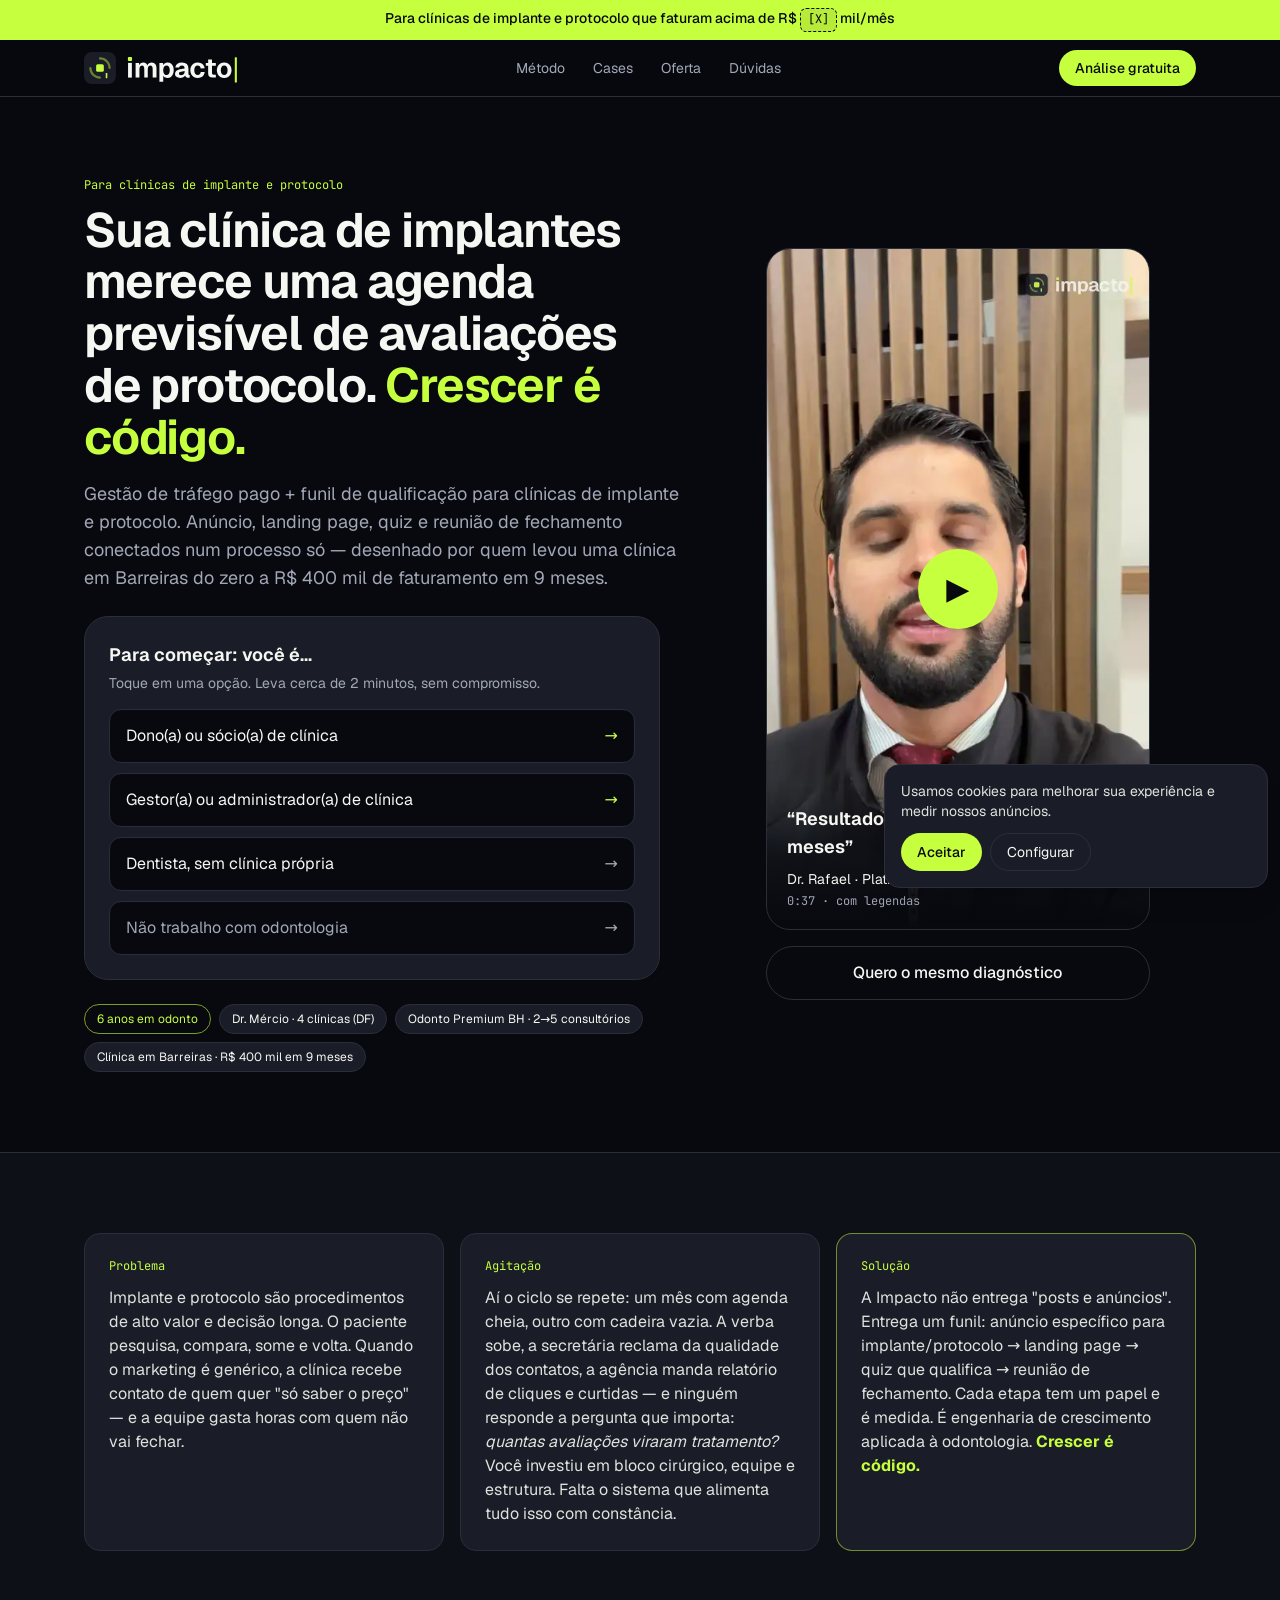
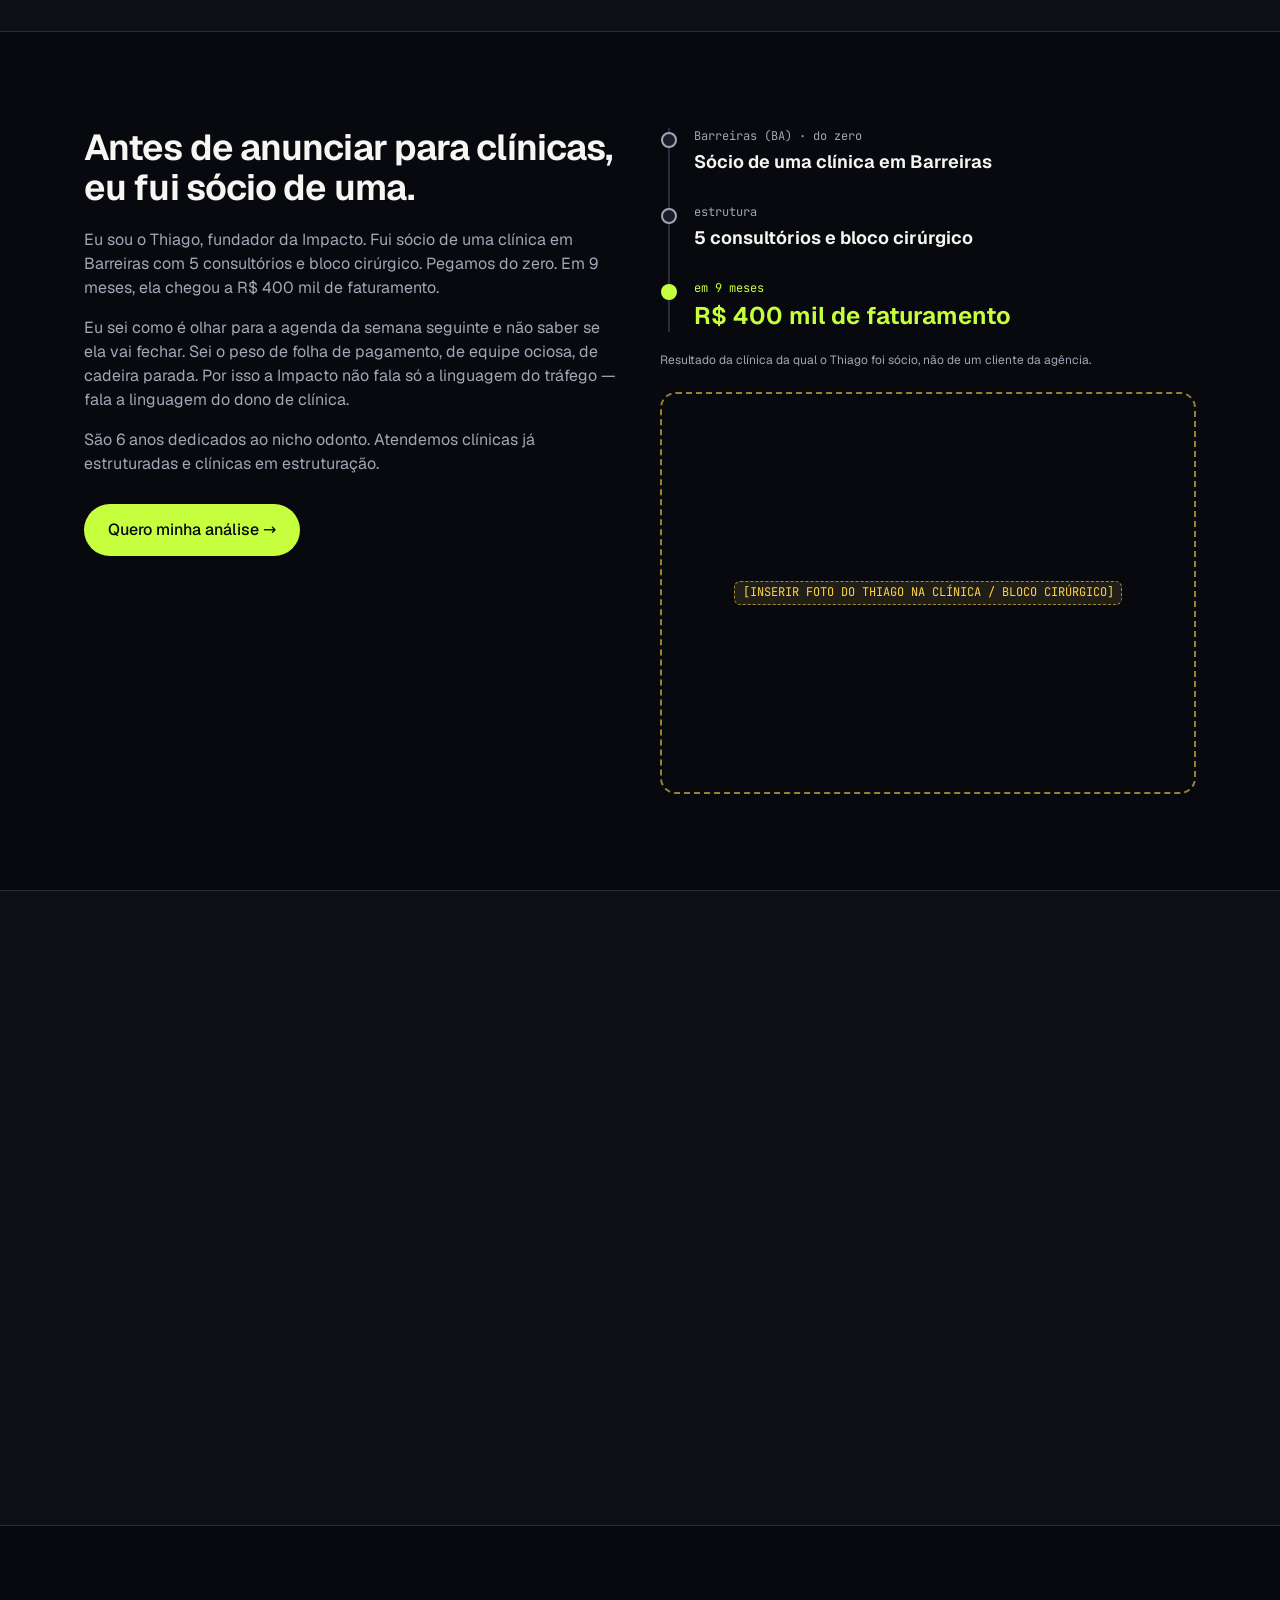
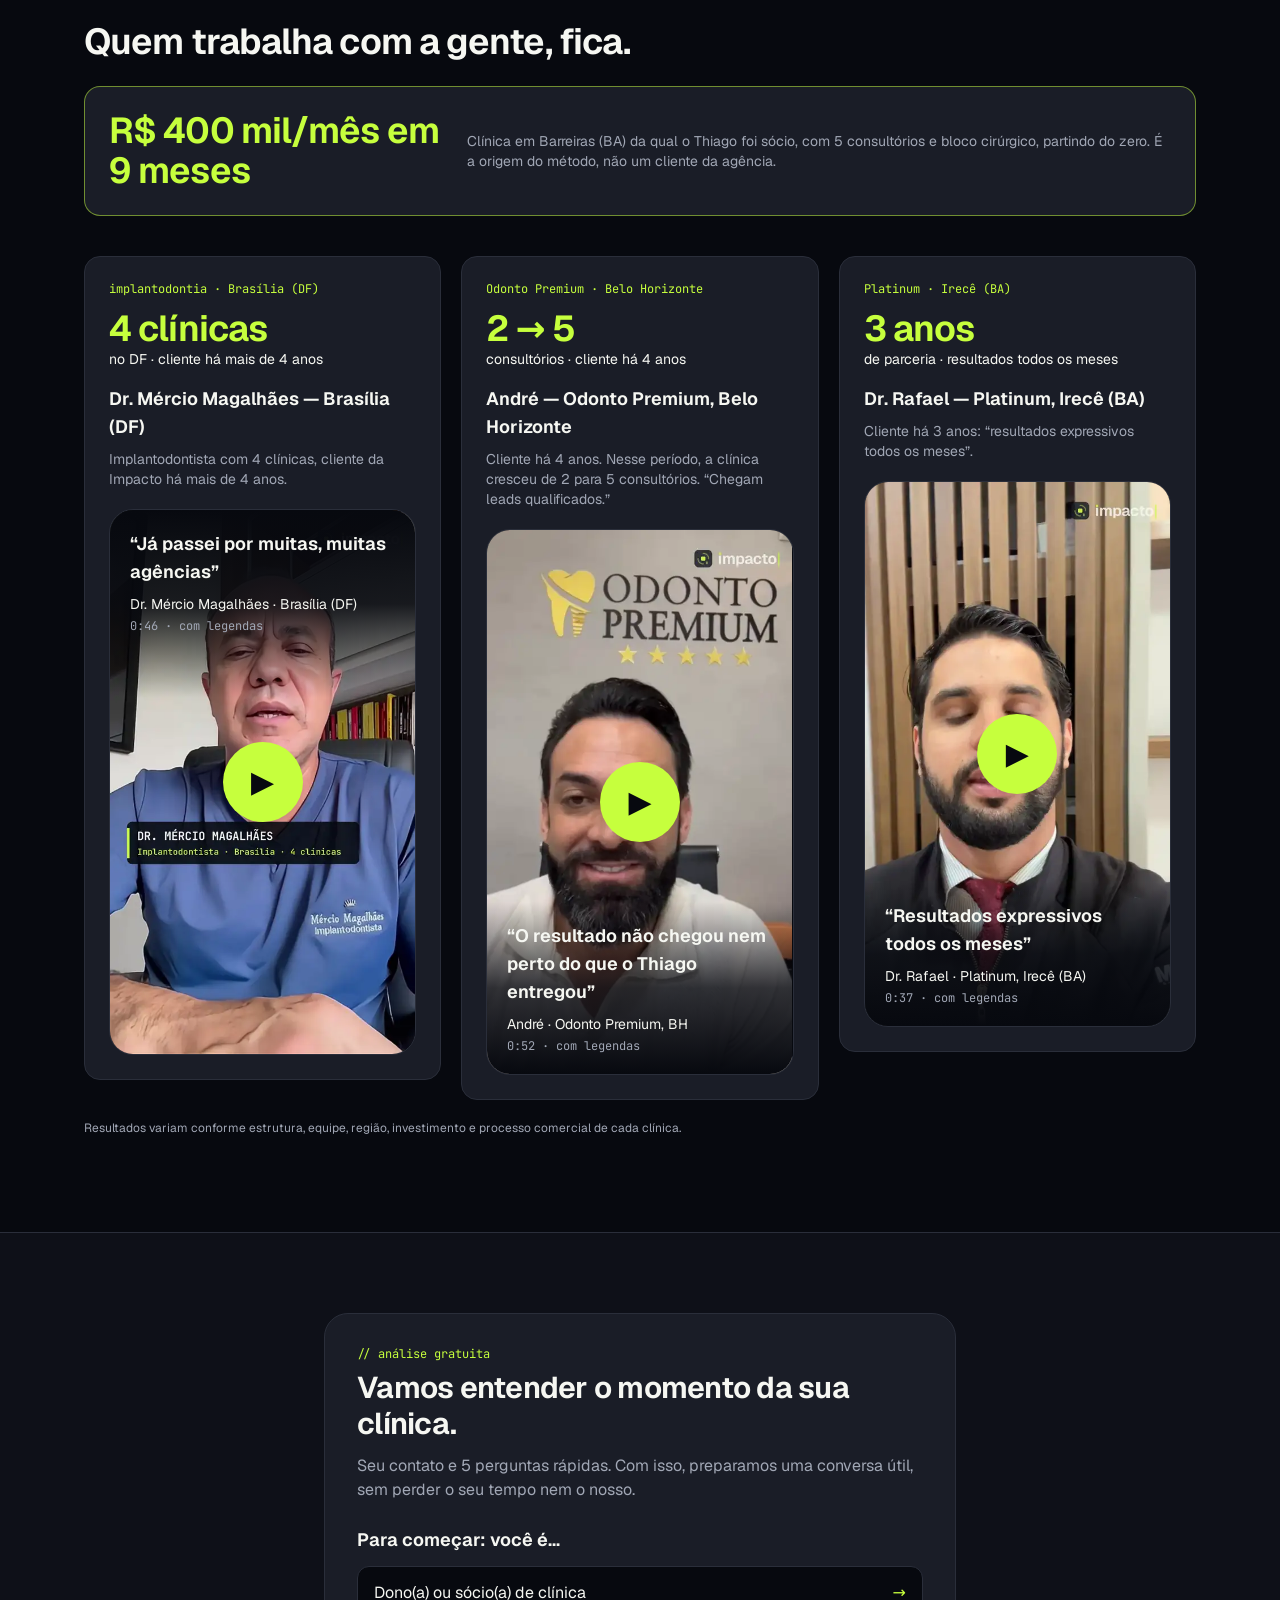
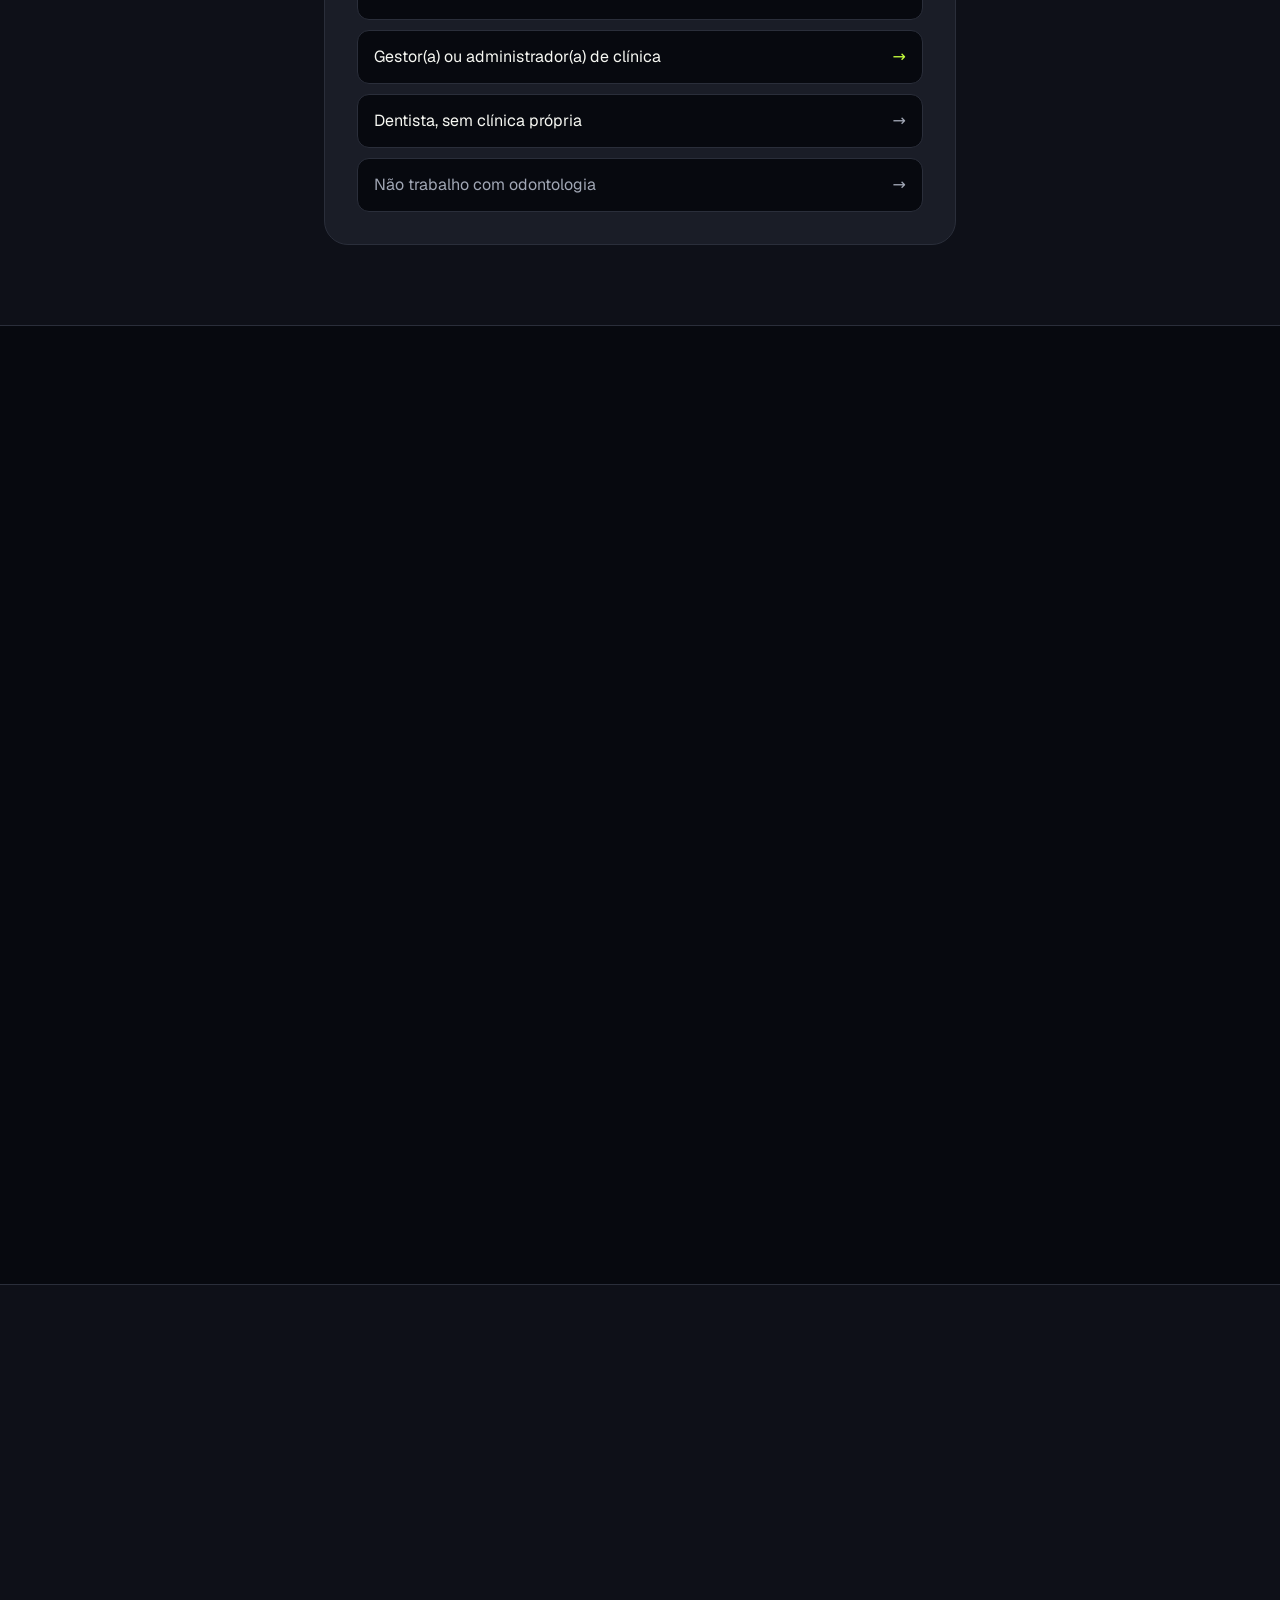
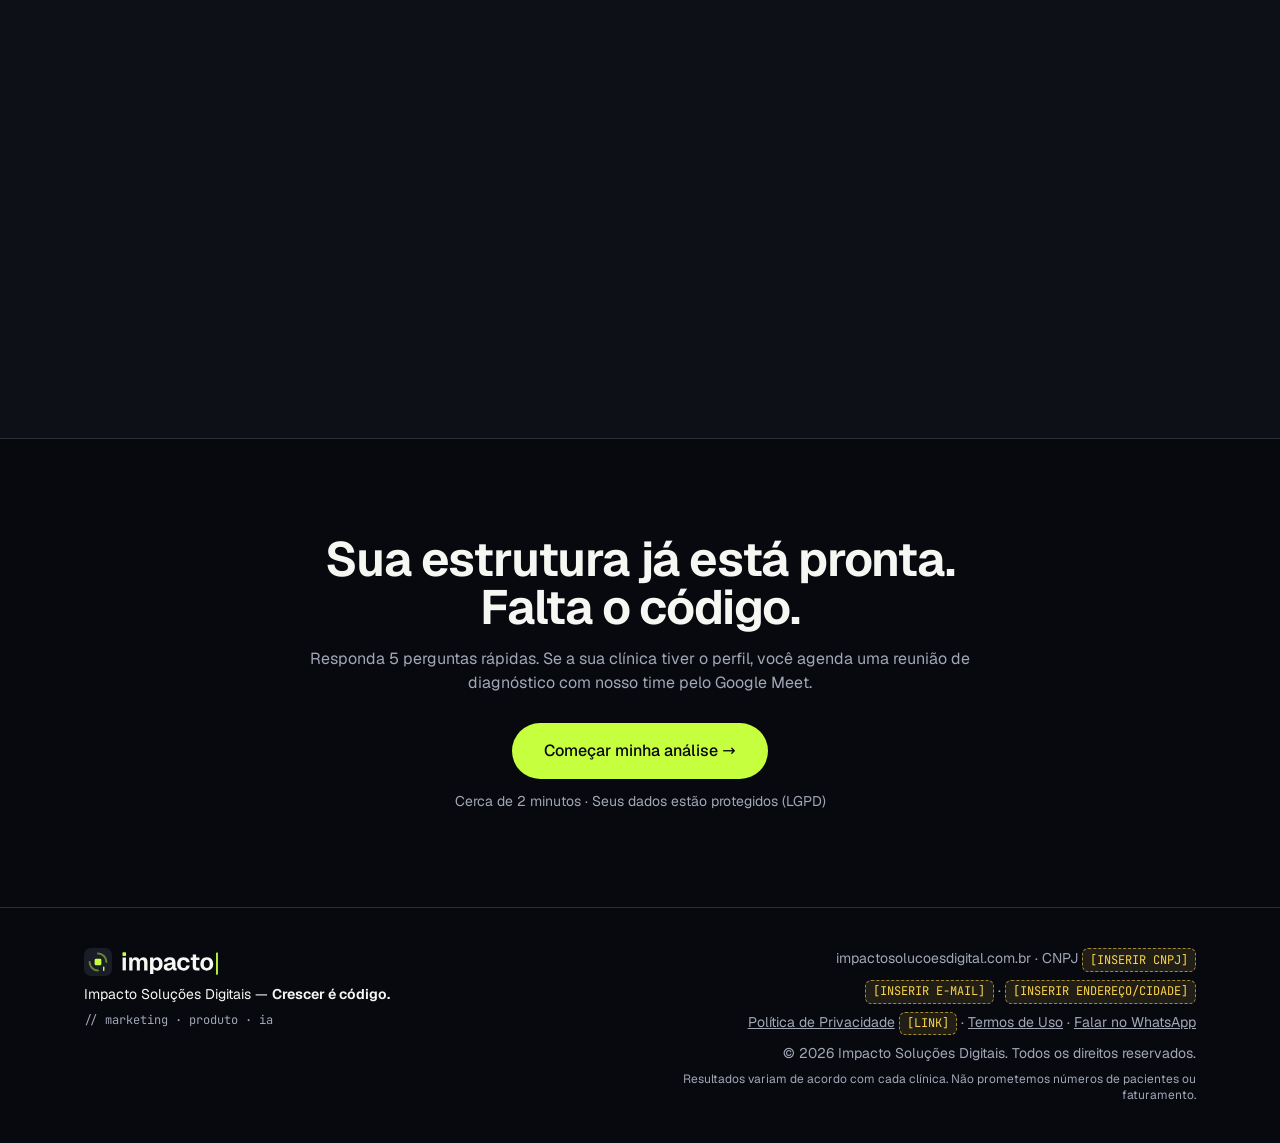
<file: odonto/index.html>
<!doctype html><html lang="pt-BR"><head><meta charset="utf-8"><meta name="viewport" content="width=device-width,initial-scale=1">
<title>Impacto Soluções Digitais | Tráfego e funil para clínicas de implante e protocolo</title>
<meta name="description" content="Gestão de tráfego pago + funil de qualificação para clínicas de implante e protocolo.">
<link rel="icon" type="image/png" href="../assets/favicon-32.png">
<link rel="preload" href="fonts/geist.woff2" as="font" type="font/woff2" crossorigin>
<link rel="stylesheet" href="odonto.css">
<meta name="theme-color" content="#07090F">
<script>/* A/B de headline: ?v=a|b|c|d, fallback a, persiste na sessão */(function(){var q=new URLSearchParams(location.search).get('v'),ok=['a','b','c','d'];var v=ok.indexOf(q)>-1?q:(ok.indexOf(sessionStorage.getItem('imp_v'))>-1?sessionStorage.getItem('imp_v'):'a');sessionStorage.setItem('imp_v',v);window.VAR=v;document.documentElement.dataset.v=v})();</script>
</head>
<body class="bg-void text-papel antialiased font-sans">
<div class="bg-lima text-void text-center text-xs md:text-sm font-medium px-4 py-2">Para clínicas de implante e protocolo que faturam acima de R$ <span class="ph" style="color:#07090F;border-color:#07090F;background:rgba(7,9,15,.08)">[X]</span> mil/mês</div>
<header class="sticky top-0 z-30 bg-void/90 backdrop-blur border-b border-linha">
 <div class="max-w-6xl mx-auto px-5 h-14 flex items-center justify-between">
  <a href="#" aria-label="Impacto Soluções Digitais"><img src="../assets/logo-horizontal-dark-header.svg" alt="Impacto Soluções Digitais" class="h-7 md:h-8 w-auto"></a>
  <nav class="hidden md:flex gap-7 text-sm text-nevoa"><a href="#metodo" class="hover:text-papel">Método</a><a href="#cases" class="hover:text-papel">Cases</a><a href="#oferta" class="hover:text-papel">Oferta</a><a href="#duvidas" class="hover:text-papel">Dúvidas</a></nav>
  <a href="#quiz" data-cta="header" class="text-sm font-medium bg-lima text-void rounded-full px-4 py-2">Análise gratuita</a>
 </div></header>

<main>
<!-- 1 HERO -->
<section id="hero" class="overflow-hidden max-w-6xl mx-auto px-5 pt-7 pb-6 md:pt-20 md:pb-20 grid md:grid-cols-[1.25fr_1fr] gap-10 items-center">
 <div class="min-w-0">
  <p class="font-mono text-xs text-lima mb-3">Para clínicas de implante e protocolo</p>
  <h1 id="h1" class="text-[1.6rem] leading-[1.15] md:text-5xl md:leading-[1.08] tracking-tight">Sua clínica de implantes merece uma agenda previsível de avaliações de protocolo. <span class="text-lima">Crescer é código.</span></h1>
  <script>(function(){var H={b:'Tráfego pago e funil feitos por quem já foi sócio de clínica, <span class="text-lima">não só por quem sabe apertar botão no Gerenciador.</span>',c:'Do anúncio à cadeira: <span class="text-lima">o método que a Impacto aplica há 6 anos</span> em clínicas odontológicas de ticket alto.',d:'Antes de anunciar para clínicas, eu fui sócio de uma. <span class="text-lima">Ela chegou a R$ 400 mil/mês em 9 meses.</span>'};if(H[VAR])document.getElementById('h1').innerHTML=H[VAR]})();</script>
  <p class="mt-4 text-[15px] md:text-lg text-nevoa">Gestão de tráfego pago + funil de qualificação para clínicas de implante e protocolo. Anúncio, landing page, quiz e reunião de fechamento conectados num processo só — desenhado por quem levou uma clínica em Barreiras do zero a R$ 400 mil de faturamento em 9 meses.</p>
  <div id="gate" class="mt-6 bg-grafite border border-linha rounded-3xl p-5 md:p-6 max-w-xl">
   <p class="fw text-lg">Para começar: você é…</p><p class="text-sm text-nevoa mt-1">Toque em uma opção. Leva cerca de 2 minutos, sem compromisso.</p>
   <div class="mt-4 grid gap-2.5">
    <button type="button" data-g="dono" class="gopt opt text-left border border-linha bg-void rounded-xl px-4 py-3.5 flex justify-between items-center">Dono(a) ou sócio(a) de clínica <span aria-hidden="true" class="text-lima">→</span></button>
    <button type="button" data-g="gestor" class="gopt opt text-left border border-linha bg-void rounded-xl px-4 py-3.5 flex justify-between items-center">Gestor(a) ou administrador(a) de clínica <span aria-hidden="true" class="text-lima">→</span></button>
    <button type="button" data-g="dentista" class="gopt opt text-left border border-linha bg-void rounded-xl px-4 py-3.5 flex justify-between items-center">Dentista, sem clínica própria <span aria-hidden="true" class="text-nevoa">→</span></button>
    <button type="button" data-g="fora" class="gopt opt text-left border border-linha bg-void rounded-xl px-4 py-3.5 flex justify-between items-center text-nevoa">Não trabalho com odontologia <span aria-hidden="true">→</span></button>
   </div>
  </div>
  <div class="mt-6 -mx-5 px-5 flex gap-2 overflow-x-auto noscroll md:flex-wrap md:mx-0 md:px-0 text-xs whitespace-nowrap">
      <span class="border border-lima/60 text-lima rounded-full px-3 py-1.5">6 anos em odonto</span>
   <span class="border border-linha bg-grafite rounded-full px-3 py-1.5">Dr. Mércio · 4 clínicas (DF)</span>
   <span class="border border-linha bg-grafite rounded-full px-3 py-1.5">Odonto Premium BH · 2→5 consultórios</span>
   <span class="border border-linha bg-grafite rounded-full px-3 py-1.5">Clínica em Barreiras · R$ 400 mil em 9 meses</span>
  </div>
 </div>
 <div class="hidden md:block" id="video-desk"></div>
</section>

<!-- 2 VIDEO RAFAEL (mobile; movido p/ hero no desktop) -->
<section id="video-sec" class="max-w-6xl mx-auto px-5 pb-12 md:hidden">
 <div id="video-card">
  <div class="vwrap relative w-full max-w-sm mx-auto aspect-[9/16] rounded-3xl overflow-hidden border border-linha bg-void" data-video="rafael_landing">
   <video class="absolute inset-0 w-full h-full object-cover" preload="none" playsinline data-poster="media/rafael_landing_poster.webp" src="media/rafael_landing_web.mp4" aria-label="Depoimento em vídeo: Dr. Rafael · Platinum, Irecê (BA) · cliente há 3 anos"></video>
   <button type="button" class="vplay absolute inset-0 w-full h-full text-left" aria-label="Assistir ao depoimento de Dr. Rafael · Platinum, Irecê (BA) · cliente há 3 anos">
    <span class="absolute inset-0 m-auto w-20 h-20 rounded-full bg-lima text-void grid place-items-center text-3xl shadow-lg" aria-hidden="true">▶</span>
    <span class="absolute bottom-0 inset-x-0 p-5 bg-gradient-to-t from-void via-void/80 to-transparent block">
     <span class="block text-lg fw">“Resultados expressivos todos os meses”</span>
     <span class="block mt-2 text-sm text-papel">Dr. Rafael · Platinum, Irecê (BA) · cliente há 3 anos</span>
     <span class="block font-mono text-xs text-nevoa mt-1">0:37 · com legendas</span>
    </span></button></div>
  <a href="#quiz" data-cta="video" class="mt-4 block text-center border border-linha rounded-full px-6 py-3.5 font-medium max-w-sm mx-auto">Quero o mesmo diagnóstico</a>
 </div>
</section>

<!-- 3 DOR -->
<section class="bg-grafite/40 border-y border-linha"><div class="max-w-6xl mx-auto px-5 py-14 md:py-20">
 <div class="grid md:grid-cols-3 gap-4">
  <div class="bg-grafite rounded-2xl border border-linha p-6"><p class="font-mono text-xs text-lima">Problema</p><p class="mt-3 text-papel/90">Implante e protocolo são procedimentos de alto valor e decisão longa. O paciente pesquisa, compara, some e volta. Quando o marketing é genérico, a clínica recebe contato de quem quer "só saber o preço" — e a equipe gasta horas com quem não vai fechar.</p></div>
  <div class="bg-grafite rounded-2xl border border-linha p-6"><p class="font-mono text-xs text-lima">Agitação</p><p class="mt-3 text-papel/90">Aí o ciclo se repete: um mês com agenda cheia, outro com cadeira vazia. A verba sobe, a secretária reclama da qualidade dos contatos, a agência manda relatório de cliques e curtidas — e ninguém responde a pergunta que importa: <em>quantas avaliações viraram tratamento?</em> Você investiu em bloco cirúrgico, equipe e estrutura. Falta o sistema que alimenta tudo isso com constância.</p></div>
  <div class="bg-grafite rounded-2xl border border-lima/50 p-6"><p class="font-mono text-xs text-lima">Solução</p><p class="mt-3 text-papel/90">A Impacto não entrega "posts e anúncios". Entrega um funil: anúncio específico para implante/protocolo → landing page → quiz que qualifica → reunião de fechamento. Cada etapa tem um papel e é medida. É engenharia de crescimento aplicada à odontologia. <strong class="text-lima">Crescer é código.</strong></p></div>
 </div></div></section>

<!-- 4 BARREIRAS -->
<section id="historia" class="max-w-6xl mx-auto px-5 py-14 md:py-24 grid md:grid-cols-2 gap-10 items-start">
 <div>
  <h2 class="text-3xl md:text-4xl tracking-tight">Antes de anunciar para clínicas, eu fui sócio de uma.</h2>
  <div class="mt-5 space-y-4 text-nevoa">
   <p>Eu sou o Thiago, fundador da Impacto. Fui sócio de uma clínica em Barreiras com 5 consultórios e bloco cirúrgico. Pegamos do zero. Em 9 meses, ela chegou a R$ 400 mil de faturamento.</p>
   <p>Eu sei como é olhar para a agenda da semana seguinte e não saber se ela vai fechar. Sei o peso de folha de pagamento, de equipe ociosa, de cadeira parada. Por isso a Impacto não fala só a linguagem do tráfego — fala a linguagem do dono de clínica.</p>
   <p>São 6 anos dedicados ao nicho odonto. Atendemos clínicas já estruturadas e clínicas em estruturação.</p>
  </div>
  <a href="#quiz" data-cta="barreiras" class="mt-7 inline-block bg-lima text-void font-medium rounded-full px-6 py-3.5">Quero minha análise →</a>
 </div>
 <div>
  <ol class="relative border-l-2 border-linha ml-2 space-y-7">
   <li class="pl-6 relative"><span class="absolute -left-[9px] top-1 w-4 h-4 rounded-full bg-grafite border-2 border-nevoa"></span><p class="font-mono text-xs text-nevoa">Barreiras (BA) · do zero</p><p class="mt-1 text-lg fw">Sócio de uma clínica em Barreiras</p></li>
   <li class="pl-6 relative"><span class="absolute -left-[9px] top-1 w-4 h-4 rounded-full bg-grafite border-2 border-nevoa"></span><p class="font-mono text-xs text-nevoa">estrutura</p><p class="mt-1 text-lg fw">5 consultórios e bloco cirúrgico</p></li>
   <li class="pl-6 relative"><span class="absolute -left-[9px] top-1 w-4 h-4 rounded-full bg-lima"></span><p class="font-mono text-xs text-lima">em 9 meses</p><p class="mt-1 text-2xl fw text-lima">R$ 400 mil de faturamento</p></li>
  </ol>
  <p class="mt-5 text-xs text-nevoa">Resultado da clínica da qual o Thiago foi sócio, não de um cliente da agência.</p>
  <div class="mt-6 aspect-[4/3] rounded-2xl border-2 border-dashed border-amber-300/60 grid place-items-center p-6 text-center"><span class="ph">[INSERIR FOTO DO THIAGO NA CLÍNICA / BLOCO CIRÚRGICO]</span></div>
 </div>
</section>

<!-- 5 METODO -->
<section id="metodo" class="cv bg-grafite/40 border-y border-linha"><div class="max-w-6xl mx-auto px-5 py-14 md:py-24">
 <h2 class="text-3xl md:text-4xl tracking-tight max-w-3xl">Um funil, quatro etapas, um objetivo: avaliações com quem pode e quer fazer o tratamento.</h2>
 <ol class="mt-10 grid md:grid-cols-4 gap-6">
  <li class="border-t-2 border-lima pt-4"><span class="font-mono text-xs text-nevoa">01 · Atração</span><h3 class="mt-1">Anúncio de precisão.</h3><p class="text-sm text-nevoa mt-2">Campanhas no Meta e no Google pensadas para implante e protocolo, com mensagem que filtra curiosos desde o primeiro contato.</p></li>
  <li class="border-t-2 border-lima pt-4"><span class="font-mono text-xs text-nevoa">02 · Conversão</span><h3 class="mt-1">Landing page da clínica.</h3><p class="text-sm text-nevoa mt-2">Página dedicada ao tratamento, com a autoridade do doutor, a estrutura da clínica e respostas para as dúvidas antes da primeira conversa.</p></li>
  <li class="border-t-2 border-lima pt-4"><span class="font-mono text-xs text-nevoa">03 · Qualificação</span><h3 class="mt-1">Quiz inteligente.</h3><p class="text-sm text-nevoa mt-2">Perguntas rápidas que organizam os contatos por interesse e prontidão, para a equipe priorizar quem está pronto.</p></li>
  <li class="border-t-2 border-lima pt-4"><span class="font-mono text-xs text-nevoa">04 · Fechamento</span><h3 class="mt-1">Processo comercial.</h3><p class="text-sm text-nevoa mt-2">Apoio para a equipe transformar avaliações em tratamentos, com roteiro e acompanhamento dos números da operação.</p></li>
 </ol>
 <p class="mt-8 font-mono text-sm text-nevoa">Tudo medido de ponta a ponta — do clique à avaliação.</p>
 <a href="#quiz" data-cta="metodo" class="mt-5 inline-block bg-lima text-void font-medium rounded-full px-6 py-3.5">Ver se o método se encaixa na minha clínica →</a>
</div></section>

<!-- 6 CASES -->
<section id="cases" class="max-w-6xl mx-auto px-5 py-14 md:py-24">
 <h2 class="text-3xl md:text-4xl tracking-tight">Quem trabalha com a gente, fica.</h2>
 <div class="mt-6 rounded-2xl border border-lima/50 bg-grafite p-5 md:p-6 flex flex-col md:flex-row md:items-center gap-2 md:gap-6"><p class="text-3xl md:text-4xl fw text-lima tracking-tight">R$ 400 mil/mês em 9 meses</p><p class="text-sm text-nevoa">Clínica em Barreiras (BA) da qual o Thiago foi sócio, com 5 consultórios e bloco cirúrgico, partindo do zero. É a origem do método, não um cliente da agência.</p></div>
 <div class="mt-10 grid md:grid-cols-2 lg:grid-cols-3 gap-5 items-start">
  <article class="bg-grafite rounded-2xl border border-linha p-6"><p class="font-mono text-xs text-lima">implantodontia · Brasília (DF)</p><p class="mt-3 text-4xl fw text-lima tracking-tight">4 clínicas</p><p class="text-sm text-papel">no DF · cliente há mais de 4 anos</p><h3 class="mt-4 text-lg">Dr. Mércio Magalhães — Brasília (DF)</h3><p class="mt-2 text-sm text-nevoa">Implantodontista com 4 clínicas, cliente da Impacto há mais de 4 anos.</p><div class="mt-5"><div class="vwrap relative w-full max-w-sm mx-auto aspect-[9/16] rounded-3xl overflow-hidden border border-linha bg-void" data-video="mercio_landing">
   <video class="absolute inset-0 w-full h-full object-cover" preload="none" playsinline data-poster="media/mercio_landing_poster.webp" src="media/mercio_landing_web.mp4" aria-label="Depoimento em vídeo: Dr. Mércio Magalhães · Brasília (DF)"></video>
   <button type="button" class="vplay absolute inset-0 w-full h-full text-left" aria-label="Assistir ao depoimento de Dr. Mércio Magalhães · Brasília (DF)">
    <span class="absolute inset-0 m-auto w-20 h-20 rounded-full bg-lima text-void grid place-items-center text-3xl shadow-lg" aria-hidden="true">▶</span>
    <span class="absolute top-0 inset-x-0 p-5 pb-16 bg-gradient-to-b from-void via-void/90 to-transparent block">
     <span class="block text-lg fw">“Já passei por muitas, muitas agências”</span>
     <span class="block mt-2 text-sm text-papel">Dr. Mércio Magalhães · Brasília (DF)</span>
     <span class="block font-mono text-xs text-nevoa mt-1">0:46 · com legendas</span>
    </span></button></div></div></article>
  <article class="bg-grafite rounded-2xl border border-linha p-6"><p class="font-mono text-xs text-lima">Odonto Premium · Belo Horizonte</p><p class="mt-3 text-4xl fw text-lima tracking-tight">2 → 5</p><p class="text-sm text-papel">consultórios · cliente há 4 anos</p><h3 class="mt-4 text-lg">André — Odonto Premium, Belo Horizonte</h3><p class="mt-2 text-sm text-nevoa">Cliente há 4 anos. Nesse período, a clínica cresceu de 2 para 5 consultórios. “Chegam leads qualificados.”</p><div class="mt-5"><div class="vwrap relative w-full max-w-sm mx-auto aspect-[9/16] rounded-3xl overflow-hidden border border-linha bg-void" data-video="andre_landing">
   <video class="absolute inset-0 w-full h-full object-cover" preload="none" playsinline data-poster="media/andre_landing_poster.webp" src="media/andre_landing_web.mp4" aria-label="Depoimento em vídeo: André · Odonto Premium, BH"></video>
   <button type="button" class="vplay absolute inset-0 w-full h-full text-left" aria-label="Assistir ao depoimento de André · Odonto Premium, BH">
    <span class="absolute inset-0 m-auto w-20 h-20 rounded-full bg-lima text-void grid place-items-center text-3xl shadow-lg" aria-hidden="true">▶</span>
    <span class="absolute bottom-0 inset-x-0 p-5 bg-gradient-to-t from-void via-void/80 to-transparent block">
     <span class="block text-lg fw">“O resultado não chegou nem perto do que o Thiago entregou”</span>
     <span class="block mt-2 text-sm text-papel">André · Odonto Premium, BH</span>
     <span class="block font-mono text-xs text-nevoa mt-1">0:52 · com legendas</span>
    </span></button></div></div></article>
  <article class="bg-grafite rounded-2xl border border-linha p-6"><p class="font-mono text-xs text-lima">Platinum · Irecê (BA)</p><p class="mt-3 text-4xl fw text-lima tracking-tight">3 anos</p><p class="text-sm text-papel">de parceria · resultados todos os meses</p><h3 class="mt-4 text-lg">Dr. Rafael — Platinum, Irecê (BA)</h3><p class="mt-2 text-sm text-nevoa">Cliente há 3 anos: “resultados expressivos todos os meses”.</p><div class="mt-5"><div class="vwrap relative w-full max-w-sm mx-auto aspect-[9/16] rounded-3xl overflow-hidden border border-linha bg-void" data-video="rafael_landing_case">
   <video class="absolute inset-0 w-full h-full object-cover" preload="none" playsinline data-poster="media/rafael_landing_poster.webp" src="media/rafael_landing_web.mp4" aria-label="Depoimento em vídeo: Dr. Rafael · Platinum, Irecê (BA)"></video>
   <button type="button" class="vplay absolute inset-0 w-full h-full text-left" aria-label="Assistir ao depoimento de Dr. Rafael · Platinum, Irecê (BA)">
    <span class="absolute inset-0 m-auto w-20 h-20 rounded-full bg-lima text-void grid place-items-center text-3xl shadow-lg" aria-hidden="true">▶</span>
    <span class="absolute bottom-0 inset-x-0 p-5 bg-gradient-to-t from-void via-void/80 to-transparent block">
     <span class="block text-lg fw">“Resultados expressivos todos os meses”</span>
     <span class="block mt-2 text-sm text-papel">Dr. Rafael · Platinum, Irecê (BA)</span>
     <span class="block font-mono text-xs text-nevoa mt-1">0:37 · com legendas</span>
    </span></button></div></div></article>
  <!-- Slot Ceará: oculto até haver vídeo (ux §2) -->
  <article id="case-ceara" hidden class="bg-grafite rounded-2xl border border-linha p-6"><h3 class="text-lg">Instituto no Ceará</h3><p class="mt-3"><span class="ph">[INSERIR NOME DO DOUTOR E DO INSTITUTO]</span> <span class="ph">[INSERIR DEPOIMENTO EM VÍDEO DO DOUTOR DO INSTITUTO NO CEARÁ]</span></p></article>
 </div>
 <p class="mt-5 text-xs text-nevoa">Resultados variam conforme estrutura, equipe, região, investimento e processo comercial de cada clínica.</p>
</section>

<!-- 7 QUIZ -->
<section id="quiz-sec" class="bg-grafite/40 border-y border-linha scroll-mt-14"><div class="max-w-2xl mx-auto px-5 py-14 md:py-20">
 <div id="quiz" class="bg-grafite border border-linha rounded-3xl p-5 md:p-8 scroll-mt-20">
  <div id="qhead" hidden><div class="flex justify-between items-baseline text-xs"><span id="stepLabel" class="font-mono text-nevoa"></span><span id="stepMsg" class="text-lima"></span></div>
   <div class="mt-2 h-1.5 bg-linha rounded-full overflow-hidden"><div id="bar" class="h-full bg-lima transition-all duration-300" style="width:10%"></div></div></div>
  <div id="stage" aria-live="polite"></div>
  <div id="qnav" class="mt-6 flex justify-between items-center" hidden><button id="back" class="text-sm text-nevoa py-2">← Voltar</button><button id="next" hidden class="bg-lima text-void rounded-full px-6 py-3 font-medium"></button></div>
  <form id="hidden-tracking" hidden><input name="variante"><input name="lead_id"><input name="utm_source"><input name="utm_medium"><input name="utm_campaign"><input name="utm_content"><input name="utm_term"><input name="fbclid"><input name="gclid"></form>
 </div>
</div></section>

<!-- 8 OFERTA -->
<section id="oferta" class="cv max-w-6xl mx-auto px-5 py-14 md:py-24">
 <h2 class="text-3xl md:text-4xl tracking-tight max-w-3xl">Gestão de tráfego + funil completo para clínicas de implante e protocolo.</h2>
 <div class="mt-10 grid md:grid-cols-[1.3fr_1fr] gap-6">
  <div class="bg-grafite rounded-2xl border border-linha p-6 md:p-8"><h3 class="text-lg">O que está incluso</h3>
   <ul class="mt-4 space-y-2.5 text-papel/90 text-[15px]">
    <li>✓ Estratégia e gestão de campanhas no Meta Ads e Google Ads</li><li>✓ Criação/otimização da landing page do tratamento</li><li>✓ Quiz de qualificação de contatos</li><li>✓ Criativos e textos de anúncio para o nicho odonto</li><li>✓ Acompanhamento de indicadores: contatos, avaliações agendadas, comparecimento e fechamentos (com dados da clínica)</li><li>✓ Reuniões periódicas de análise e ajuste</li><li>✓ Orientação para o processo comercial da equipe</li>
    <li><span class="ph">[CONFIRMAR ITENS ADICIONAIS: CRM, roteiro de WhatsApp, treinamento de secretária, frequência das reuniões]</span></li></ul></div>
  <div class="rounded-2xl border-2 border-lima p-6 md:p-8 bg-grafite"><p class="font-mono text-xs text-lima">Investimento</p><p class="mt-3 text-3xl fw">R$ 2 mil a R$ 10 mil<span class="text-base text-nevoa font-normal">/mês</span></p><p class="mt-3 text-nevoa">Planos de gestão de acordo com o escopo. A verba de mídia é paga diretamente às plataformas e definida junto com você.</p><a href="#quiz" data-cta="preco" class="mt-6 block text-center bg-lima text-void font-medium rounded-full px-6 py-3.5">Quero minha análise →</a></div>
 </div>
 <div class="mt-6 grid md:grid-cols-2 gap-6">
  <div class="rounded-2xl border border-linha p-6"><h3 class="text-lg">É para você se:</h3><ul class="mt-3 space-y-2 text-sm text-papel/90"><li>+ Sua clínica realiza (ou vai realizar) implante e protocolo</li><li>+ Você é o dono ou decisor e quer previsibilidade, não só "visibilidade"</li><li>+ Tem estrutura pronta ou em estruturação e quer escalar com processo</li><li>+ Tem disponibilidade para investir em gestão e em mídia</li><li>+ Sua equipe está disposta a seguir um processo de atendimento</li></ul></div>
  <div class="rounded-2xl border border-linha p-6"><h3 class="text-lg">Não é para você se:</h3><ul class="mt-3 space-y-2 text-sm text-nevoa"><li>– Procura resultado sem investir em mídia nem em atendimento</li><li>– Quer apenas posts para redes sociais</li><li>– Não pode participar das reuniões de alinhamento</li><li>– Busca promessa de número fixo de pacientes — aqui trabalhamos com método e dados, não com garantias</li></ul></div>
 </div>
</section>

<!-- 9 FAQ -->
<section id="duvidas" class="cv bg-grafite/40 border-y border-linha"><div class="max-w-3xl mx-auto px-5 py-14 md:py-20">
 <h2 class="text-3xl md:text-4xl tracking-tight">Dúvidas frequentes</h2>
 <div class="mt-8 divide-y divide-linha border-y border-linha">
  <details class="py-5"><summary class="font-medium cursor-pointer">Já tive agência e não funcionou. Por que seria diferente?</summary><p class="mt-3 text-nevoa">Porque olhamos o funil inteiro, não só o anúncio. E porque o fundador já foi sócio de clínica — entendemos a operação por dentro. O Dr. Mércio, com 4 clínicas no DF, já tinha passado por muitas agências — e está com a Impacto há mais de 4 anos.</p></details>
  <details class="py-5"><summary class="font-medium cursor-pointer">Vocês garantem número de pacientes?</summary><p class="mt-3 text-nevoa">Não. Ninguém pode garantir isso com honestidade. O que garantimos é processo: estratégia, execução, medição e ajuste constante.</p></details>
  <details class="py-5"><summary class="font-medium cursor-pointer">Quanto preciso investir em mídia?</summary><p class="mt-3 text-nevoa">Depende da região, da meta e da capacidade da clínica. Definimos a verba juntos na reunião de diagnóstico.</p></details>
  <details class="py-5"><summary class="font-medium cursor-pointer">Minha clínica ainda está em estruturação. Faz sentido?</summary><p class="mt-3 text-nevoa">Sim. Atendemos clínicas estruturadas e em estruturação — o plano é ajustado ao momento da operação.</p></details>
  <details class="py-5"><summary class="font-medium cursor-pointer">Em quanto tempo vejo resultados?</summary><p class="mt-3 text-nevoa">Campanhas precisam de um período de aprendizado e ajuste. Na reunião, mostramos um cronograma realista para o seu cenário. <span class="ph">[INSERIR PRAZO MÉDIO DE IMPLANTAÇÃO, se houver]</span></p></details>
  <details class="py-5"><summary class="font-medium cursor-pointer">Preciso entender de marketing?</summary><p class="mt-3 text-nevoa">Não. A Odonto Premium cresceu de 2 para 5 consultórios sob gestão de um administrador sem formação em odontologia — o processo foi pensado para ser operado pela equipe.</p></details>
  <details class="py-5"><summary class="font-medium cursor-pointer">Os anúncios seguem as regras do CFO e das plataformas?</summary><p class="mt-3 text-nevoa">Sim. Criamos peças respeitando as normas de publicidade odontológica e as políticas do Meta e do Google. <span class="ph">[VALIDAR COM ASSESSORIA JURÍDICA/CFO]</span></p></details>
  <details class="py-5"><summary class="font-medium cursor-pointer">Tem fidelidade?</summary><p class="mt-3"><span class="ph">[INSERIR CONDIÇÕES CONTRATUAIS: prazo mínimo, aviso prévio]</span></p></details>
 </div></div></section>

<!-- CTA FINAL -->
<section class="max-w-3xl mx-auto px-5 py-16 md:py-24 text-center">
 <h2 class="text-3xl md:text-5xl tracking-tight">Sua estrutura já está pronta. Falta o código.</h2>
 <p class="mt-4 text-nevoa">Responda 5 perguntas rápidas. Se a sua clínica tiver o perfil, você agenda uma reunião de diagnóstico com nosso time pelo Google Meet.</p>
 <a href="#quiz" data-cta="final" class="mt-7 inline-block bg-lima text-void font-medium rounded-full px-8 py-4">Começar minha análise →</a>
 <p class="mt-3 text-sm text-nevoa">Cerca de 2 minutos · Seus dados estão protegidos (LGPD)</p>
</section>
</main>

<footer class="border-t border-linha pb-24 md:pb-0"><div class="max-w-6xl mx-auto px-5 py-10 text-sm text-nevoa grid md:grid-cols-2 gap-6">
 <div class="space-y-2"><img src="../assets/logo-horizontal-dark-header.svg" alt="Impacto Soluções Digitais" class="h-7 w-auto" loading="lazy" width="140" height="28"><p class="text-papel">Impacto Soluções Digitais — <span class="fw">Crescer é código.</span></p><p class="font-mono text-xs">// marketing · produto · ia</p></div>
 <div class="space-y-2 md:text-right"><p>impactosolucoesdigital.com.br · CNPJ <span class="ph">[INSERIR CNPJ]</span></p><p><span class="ph">[INSERIR E-MAIL]</span> · <span class="ph">[INSERIR ENDEREÇO/CIDADE]</span></p>
  <p><a href="#" class="underline">Política de Privacidade</a> <span class="ph">[LINK]</span> · <a href="#" class="underline">Termos de Uso</a> · <a href="#" class="wa underline" data-cta="footer_wa">Falar no WhatsApp</a></p>
  <p>© 2026 Impacto Soluções Digitais. Todos os direitos reservados.</p><p class="text-xs">Resultados variam de acordo com cada clínica. Não prometemos números de pacientes ou faturamento.</p></div>
</div></footer>

<!-- sticky CTA mobile (substitui WhatsApp flutuante) -->
<div id="sticky" class="off md:hidden fixed bottom-0 inset-x-0 z-40 bg-void/95 backdrop-blur border-t border-linha px-4 py-3 flex items-center gap-3">
 <a href="#quiz" data-cta="sticky" class="flex-1 text-center bg-lima text-void font-medium rounded-full py-3 text-[15px]">Quero analisar minha clínica →</a>
 <a href="#" class="wa text-xs text-nevoa underline leading-tight text-center" title="Dúvidas? Fale com a Impacto" data-cta="sticky_wa">WhatsApp</a>
</div>

<!-- cookies -->
<div id="cookies" class="fixed bottom-3 left-3 right-3 md:left-auto md:max-w-sm z-50 bg-grafite border border-linha rounded-2xl p-4 text-sm shadow-xl" hidden>
 <p class="text-papel/90">Usamos cookies para melhorar sua experiência e medir nossos anúncios.</p>
 <div class="mt-3 flex gap-2"><button id="ckOk" class="bg-lima text-void rounded-full px-4 py-2 font-medium">Aceitar</button><button id="ckCfg" class="border border-linha rounded-full px-4 py-2">Configurar</button></div>
</div>

<script>
// ===== TRACKING (Meta Pixel + CAPI dedup + dataLayer GA4/Google Ads) =====
// Para ativar: troque PIXEL_ID pelo ID numérico e ligue CAPI_ON depois de configurar META_CAPI_TOKEN/META_PIXEL_ID na Vercel.
const PIXEL_ID='[PIXEL_ID]',PIXEL_ON=/^\d{6,}$/.test(PIXEL_ID),CAPI_URL='/api/lead',CAPI_ON=false;
const VAR=window.VAR||'a';window.dataLayer=window.dataLayer||[];
const track=(event,p={})=>dataLayer.push({event,variante:VAR,...p});
const uid=()=>(crypto.randomUUID?crypto.randomUUID():Date.now().toString(36)+Math.random().toString(36).slice(2));
const ck=n=>(document.cookie.match('(^|; )'+n+'=([^;]*)')||[])[2]||'';
const LEAD_ID=localStorage.getItem('imp_lead_id')||uid();localStorage.setItem('imp_lead_id',LEAD_ID);
// Pixel: só carrega com ID real, depois do load (não pesa no LCP)
!function(f,b,e,v,n,t,s){if(f.fbq)return;n=f.fbq=function(){n.callMethod?n.callMethod.apply(n,arguments):n.queue.push(arguments)};if(!f._fbq)f._fbq=n;n.push=n;n.loaded=!0;n.version='2.0';n.queue=[]}(window,document);
if(PIXEL_ON){fbq('init',PIXEL_ID);fbq('track','PageView',{variante:VAR});addEventListener('load',()=>setTimeout(()=>{const t=document.createElement('script');t.async=1;t.src='https://connect.facebook.net/en_US/fbevents.js';document.head.appendChild(t)},1500))}
const fbc=()=>{const c=ck('_fbc');if(c)return c;const id=new URLSearchParams(location.search).get('fbclid')||sessionStorage.getItem('fbclid');if(!id)return'';const v='fb.1.'+Date.now()+'.'+id;document.cookie='_fbc='+v+';path=/;max-age=7776000;SameSite=Lax';return v};
// Mesmo event_id no Pixel (eventID) e na CAPI (event_id): o Meta deduplica.
// GA4/Ads: o GTM lê os eventos ga4_event abaixo (generate_lead, qualify_lead, disqualify_lead, schedule_meeting).
const GA={Lead:'generate_lead',LeadQualificado:'qualify_lead',LeadDesqualificado:'disqualify_lead',Schedule:'schedule_meeting'};
function metaEvent(name,params={},user=null){const event_id=name+'.'+LEAD_ID+'.'+Date.now();const cd={variante:VAR,lead_id:LEAD_ID,...params};
 if(PIXEL_ON)fbq(['Lead','Schedule'].includes(name)?'track':'trackCustom',name,cd,{eventID:event_id});
 track(name,{event_id,meta_event:name,ga4_event:GA[name],lead_id:LEAD_ID,...params});
 if(CAPI_ON){const body=JSON.stringify({event_name:name,event_id,event_source_url:location.href,custom_data:cd,user:user||{},fbc:fbc(),fbp:ck('_fbp'),utm:trk,variante:VAR,lead_id:LEAD_ID});
  fetch(CAPI_URL,{method:'POST',headers:{'Content-Type':'application/json'},body,keepalive:true}).catch(()=>{const q=JSON.parse(localStorage.getItem('imp_capi_q')||'[]');q.push(body);localStorage.setItem('imp_capi_q',JSON.stringify(q.slice(-10)))})}
 return event_id}
if(CAPI_ON){const q=JSON.parse(localStorage.getItem('imp_capi_q')||'[]');if(q.length){localStorage.removeItem('imp_capi_q');q.forEach(b=>fetch(CAPI_URL,{method:'POST',headers:{'Content-Type':'application/json'},body:b,keepalive:true}).catch(()=>{}))}}
const userData=()=>({email:S.data.email||'',phone:(S.data.wpp||'').replace(/\D/g,''),nome:S.data.nome||'',cidade:S.data.cidade||''});
const WA_NUM='[INSERIR NÚMERO]';const WA_MSG='Olá! Tenho uma clínica de implantes e quero entender como funciona a gestão de tráfego da Impacto.';
document.querySelectorAll('.wa').forEach(a=>{a.href='https://wa.me/?text='+encodeURIComponent(WA_MSG);a.target='_blank';a.dataset.ph='wa.me sem número: '+WA_NUM});
// tracking params
const qs=new URLSearchParams(location.search),trk={};['utm_source','utm_medium','utm_campaign','utm_content','utm_term','fbclid','gclid'].forEach(k=>{const v=qs.get(k)||sessionStorage.getItem(k)||'';if(v){sessionStorage.setItem(k,v);trk[k]=v}document.querySelector(`#hidden-tracking [name=${k}]`).value=v});
document.querySelector('#hidden-tracking [name=variante]').value=VAR;document.querySelector('#hidden-tracking [name=lead_id]').value=LEAD_ID;
track('page_view',{...trk,device:innerWidth<768?'mobile':'desktop'});
// scroll depth
const sd=new Set();addEventListener('scroll',()=>{const p=(scrollY+innerHeight)/document.body.scrollHeight*100;[25,50,75,90].forEach(t=>{if(p>=t&&!sd.has(t)){sd.add(t);track('scroll_depth',{percent:t})}})},{passive:true});
document.addEventListener('click',e=>{const a=e.target.closest('[data-cta]');if(a)track('cta_click',{cta_id:a.dataset.cta})});
// cookies
if(!localStorage.getItem('ck'))document.getElementById('cookies').hidden=false;
['ckOk','ckCfg'].forEach(id=>document.getElementById(id).onclick=()=>{localStorage.setItem('ck',id);document.getElementById('cookies').hidden=true});
// video: desktop -> hero col
const vc=document.getElementById('video-card'),mq=matchMedia('(min-width:768px)');const placeVid=()=>{(mq.matches?document.getElementById('video-desk'):document.getElementById('video-sec')).appendChild(vc)};placeVid();mq.addEventListener('change',placeVid);
document.querySelectorAll('.vwrap').forEach(w=>{const v=w.querySelector('video'),b=w.querySelector('.vplay');b.onclick=()=>{document.querySelectorAll('.vwrap video').forEach(o=>{if(o!==v)o.pause()});b.hidden=true;v.controls=true;v.play();track('video_play',{video_id:w.dataset.video})};v.addEventListener('ended',()=>{v.controls=false;b.hidden=false})});
// lazy posters: só carregam perto da tela
const pio=new IntersectionObserver(es=>es.forEach(e=>{if(e.isIntersecting){e.target.poster=e.target.dataset.poster;pio.unobserve(e.target)}}),{rootMargin:'600px 0px'});document.querySelectorAll('video[data-poster]').forEach(v=>pio.observe(v));
// sticky CTA: visível após hero, some com quiz visível
const sticky=document.getElementById('sticky');let heroOut=false,quizIn=false;const upd=()=>sticky.classList.toggle('off',!heroOut||quizIn);
new IntersectionObserver(([e])=>{heroOut=!e.isIntersecting;upd()}).observe(document.getElementById('hero'));
new IntersectionObserver(([e])=>{quizIn=e.isIntersecting;upd()},{threshold:0,rootMargin:'0px 0px -30% 0px'}).observe(document.getElementById('quiz-sec'));

// ===== QUIZ =====
const FAT=['Até R$ 50 mil','R$ 50 mil a R$ 100 mil','R$ 100 mil a R$ 300 mil','Acima de R$ 300 mil','Clínica em estruturação / ainda não fatura'];
const Q=[
 {k:'c1',form:1,title:'Para começar: quem é você e qual o tamanho da clínica?',btn:'Continuar →',fields:[['nome','Nome completo','Ex.: Ana Souza','text','name'],['wpp','WhatsApp','(DDD) 9 0000-0000','tel','tel'],['fat','Faturamento mensal médio da clínica hoje','','select','']],lgpd:1},
 {k:'verba',t:'Quanto você pode investir por mês em mídia (anúncios), além da gestão?',o:['Até R$ 2 mil','R$ 2 mil a R$ 5 mil','R$ 5 mil a R$ 10 mil','Acima de R$ 10 mil','Ainda não sei']},
 {k:'cons',t:'Quantos consultórios a clínica tem?',o:['1','2 a 3','4 ou mais','4 ou mais + bloco cirúrgico']},
 {k:'papel',t:'Qual o seu papel na decisão de contratar marketing?',o:['Sou dono(a)/sócio(a) e decido','Decido junto com sócio(s)','Sou gestor(a)/administrador(a) e levo a proposta','Não participo da decisão']},
 {k:'impl',t:'Implante e protocolo representam qual parte dos seus atendimentos?',o:['São o carro-chefe','Fazemos, mas queremos aumentar','Queremos começar a oferecer']},
 {k:'urg',t:'Quando você quer começar?',o:['Imediatamente','Nos próximos 30 dias','Em 2 a 3 meses','Só estou pesquisando']},
 {k:'c2',form:2,title:'Últimos detalhes para prepararmos a conversa',btn:'Ver meu resultado →',fields:[['clinica','Nome da clínica','Ex.: Clínica Sorriso Pleno','text','organization'],['cidade','Cidade/UF','Ex.: Salvador/BA','text','address-level2'],['email','E-mail','voce@suaclinica.com.br','email','email']]}];
const N=Q.length;
const MSG=['Leva 10 segundos.','Ótimo, seguindo.','Metade do caminho.','Falta pouco.','Quase lá.','Última pergunta!','Só mais 3 campos.'];
const KEY='impacto_odonto_quiz_v2';let S=JSON.parse(localStorage.getItem(KEY)||'null')||{i:-1,ans:{},data:{}};const save=()=>localStorage.setItem(KEY,JSON.stringify(S));
const $=id=>document.getElementById(id),st=$('stage'),nx=$('next'),bk=$('back');let started=false,done=false;
function score(a){/* interno: só dataLayer/CRM */return (a.fat??0)*6+((a.verba===4)?5:(a.verba??0)*6)+(a.cons??0)*5+({0:20,1:15,2:10,3:0}[a.papel]??0)+({0:15,1:10,2:5}[a.impl]??0)+({0:15,1:12,2:6,3:0}[a.urg]??0)}
function status(a){ // copy §9 regra sugerida [AJUSTAR CORTES COM O TIME COMERCIAL]
 if(a.papel===3)return'encaminhar';const fatOk=a.fat===2||a.fat===3;const verbaOk=(a.verba>=1&&a.verba<=3)||(a.verba===4&&fatOk);
 return (a.urg!==3&&verbaOk)?'qualificado':'nao'}
const GATE=[['dono','Dono(a) ou sócio(a) de clínica'],['gestor','Gestor(a) ou administrador(a) de clínica'],['dentista','Dentista, sem clínica própria'],['fora','Não trabalho com odontologia']];
const gateBtns=()=>GATE.map(([k,l])=>`<button type="button" data-g="${k}" class="gopt opt text-left border border-linha bg-void rounded-xl px-4 py-3.5 flex justify-between items-center ${k==='fora'?'text-nevoa':''}">${l} <span aria-hidden="true" class="${k==='fora'||k==='dentista'?'text-nevoa':'text-lima'}">→</span></button>`).join('');
const DESQ={dentista:['Obrigado pelo interesse!','O diagnóstico da Impacto é feito para quem decide pela clínica: donos, sócios e gestores. Se você não tem clínica própria, ele não vai fazer sentido agora. Se um dia abrir a sua, a gente conversa.'],fora:['Obrigado pelo interesse!','Nosso trabalho é 100% voltado a clínicas odontológicas de implante e protocolo, então o diagnóstico não vai fazer sentido para você neste momento.']};
function desq(box,k){const [t,m]=DESQ[k];box.innerHTML=`<p class="font-mono text-xs text-lima">// obrigado</p><h3 class="text-xl md:text-2xl tracking-tight mt-2">${t}</h3><p class="mt-3 text-nevoa">${m}</p><button type="button" class="gback mt-5 text-sm underline text-papel">Marquei a opção errada, voltar</button>`;
 box.querySelector('.gback').onclick=()=>{S.ans.perfil=undefined;save();if(box.id==='gate')heroGate();else render();track('gate_back')};
 metaEvent('LeadDesqualificado',{motivo:'perfil_'+k,etapa:'gate'})}
function pickGate(k,box){S.ans.perfil=k;save();track('gate_select',{perfil:k});
 if(DESQ[k])return desq(box,k);if(!started){started=true;track('quiz_start')}S.i=0;save();render();if(box.id==='gate')$('quiz').scrollIntoView({behavior:'smooth',block:'start'})}
const gateHTML=$('gate').innerHTML;function heroGate(){const g=$('gate');g.innerHTML=gateHTML;g.querySelectorAll('.gopt').forEach(b=>b.onclick=()=>pickGate(b.dataset.g,g))}
function intro(){$('qhead').hidden=true;$('qnav').hidden=true;st.innerHTML=`<p class="font-mono text-xs text-lima">// análise gratuita</p><h2 class="text-2xl md:text-3xl tracking-tight mt-2">Vamos entender o momento da sua clínica.</h2><p class="mt-3 text-nevoa">Seu contato e 5 perguntas rápidas. Com isso, preparamos uma conversa útil, sem perder o seu tempo nem o nosso.</p><p class="fw text-lg mt-6">Para começar: você é…</p><div class="mt-3 grid gap-2.5">${gateBtns()}</div>`;st.querySelectorAll('.gopt').forEach(b=>b.onclick=()=>pickGate(b.dataset.g,st))}
const inCls='mt-1 w-full bg-void text-papel placeholder:text-nevoa/60 border border-linha rounded-xl px-4 py-3 outline-none focus:border-lima';
function render(){if(S.i<0)return intro();const q=Q[S.i];$('qhead').hidden=false;$('qnav').hidden=false;
 $('stepLabel').textContent=q.form?`Etapa ${S.i+1} de ${N} · contato`:`Etapa ${S.i+1} de ${N}`;$('stepMsg').textContent=MSG[S.i];$('bar').style.width=(8+S.i*(90/N))+'%';
 bk.style.visibility='visible';
 if(q.form){const d=S.data;
  st.innerHTML=`<h3 class="text-xl md:text-2xl mt-4">${q.title}</h3><div class="mt-5 space-y-3">${q.fields.map(([k,l,p,t,ac])=>t==='select'?`<label class="block"><span class="text-sm text-nevoa">${l}</span><select data-f="${k}" class="${inCls}"><option value="">Selecione uma faixa</option>${FAT.map((o,j)=>`<option value="${j}" ${S.ans.fat===j?'selected':''}>${o}</option>`).join('')}</select><span class="err" data-e="${k}" hidden></span></label>`:`<label class="block"><span class="text-sm text-nevoa">${l}</span><input data-f="${k}" type="${t}" autocomplete="${ac}" ${t=='tel'?'inputmode="numeric"':''} placeholder="${p}" value="${d[k]||''}" class="${inCls}"><span class="err" data-e="${k}" hidden></span></label>`).join('')}
  ${q.lgpd?`<label class="flex gap-3 items-start text-sm text-nevoa pt-1"><input type="checkbox" id="lgpd" ${d.lgpd?'checked':''} class="mt-1 w-5 h-5 accent-[#C6FF3D]"> <span>Li e concordo com a <a href="#" class="underline text-papel">Política de Privacidade</a> e autorizo o contato da Impacto por WhatsApp e e-mail.</span></label><span class="err" data-e="lgpd" hidden></span>
  <p class="text-xs text-nevoa">Usamos seus dados apenas para entrar em contato sobre nossos serviços, conforme a LGPD (Lei 13.709/2018). Você pode pedir a exclusão a qualquer momento. <a href="#" class="underline">Ver Política de Privacidade</a>.</p>`:''}<p id="sendErr" class="err" hidden></p></div>`;
  nx.hidden=false;nx.disabled=false;nx.textContent=q.btn;
  st.querySelectorAll('[data-f]').forEach(inp=>inp.oninput=inp.onchange=()=>{const f=inp.dataset.f;if(f==='fat'){S.ans.fat=inp.value===''?undefined:+inp.value}else{if(f==='wpp')inp.value=maskTel(inp.value);S.data[f]=inp.value}save()});
  if(q.lgpd)$('lgpd').onchange=e=>{S.data.lgpd=e.target.checked;save()};
  return}
 nx.hidden=true;st.innerHTML=`<h3 class="text-xl md:text-2xl mt-4">${q.t}</h3><div class="mt-5 grid gap-2.5">${q.o.map((o,j)=>`<button data-j="${j}" class="opt text-left border border-linha bg-void rounded-xl px-4 py-3.5 ${S.ans[q.k]===j?'sel':''}">${o}</button>`).join('')}</div>`;
 st.querySelectorAll('.opt').forEach(b=>b.onclick=()=>{const j=+b.dataset.j;S.ans[q.k]=j;track('quiz_step',{step:S.i+1,answer:q.o[j]});st.querySelectorAll('.opt').forEach(x=>x.classList.toggle('sel',x===b));setTimeout(()=>{S.i++;save();render()},200)})}
const maskTel=v=>{const d=v.replace(/\D/g,'').slice(0,11);if(d.length<=2)return d?'('+d:'';if(d.length<=3)return`(${d.slice(0,2)}) ${d.slice(2)}`;if(d.length<=7)return`(${d.slice(0,2)}) ${d.slice(2,3)} ${d.slice(3)}`;return`(${d.slice(0,2)}) ${d.slice(2,3)} ${d.slice(3,7)}-${d.slice(7)}`};
const telOk=v=>/^\d{2}9\d{8}$/.test(v.replace(/\D/g,''));
bk.onclick=()=>{S.i=Math.max(-1,S.i-1);save();render()};
nx.onclick=()=>{const q=Q[S.i],d=S.data,E={};const show=(k,m)=>{E[k]=m};
 q.fields.forEach(([k])=>{if(k==='fat'){if(S.ans.fat===undefined)show(k,'Escolha uma faixa.')}else if(!(d[k]||'').trim())show(k,'Esse campo é obrigatório.')});
 if(q.form===1){if(d.nome&&d.nome.trim().split(/\s+/).length<2)show('nome','Digite seu nome completo.');
  if(d.wpp&&!telOk(d.wpp))show('wpp','Confira o número com DDD — ex.: (77) 9 9999-9999.');
  if(!$('lgpd').checked)show('lgpd','Precisamos do seu consentimento para entrar em contato.')}
 if(q.form===2&&d.email&&!/^[^\s@]+@[^\s@]+\.[^\s@]{2,}$/.test(d.email))show('email','Esse e-mail parece incompleto. Confere pra gente?');
 st.querySelectorAll('[data-e]').forEach(s=>{const m=E[s.dataset.e];s.hidden=!m;s.textContent=m||'';const i=st.querySelector(`[data-f=${s.dataset.e}]`);i&&i.classList.toggle('bad',!!m)});
 if(Object.keys(E).length){const f=st.querySelector('.bad')||$('lgpd');f&&f.focus();return}
 if(q.form===1){if(!started){started=true;track('quiz_start')}if(!S.partial){S.partial=1;track('lead_partial',{step:'contato',faturamento:FAT[S.ans.fat],...trk});metaEvent('Lead',{etapa:'contato',perfil:S.ans.perfil,faturamento:FAT[S.ans.fat],icp_fat:S.ans.fat===1||S.ans.fat===2||S.ans.fat===3},userData())} // lead parcial vai para a CAPI/CRM via /api/lead
  S.i++;save();render();return}
 nx.textContent='Enviando…';nx.disabled=true;
 setTimeout(()=>{const s=status(S.ans);track('lead_submit',{qual_status:s,score:score(S.ans),...trk});if(s==='qualificado')metaEvent('LeadQualificado',{etapa:'final',score:score(S.ans),faturamento:FAT[S.ans.fat]},userData());else if(s==='nao')metaEvent('LeadDesqualificado',{etapa:'final',motivo:'quiz',score:score(S.ans)},userData());done=true;S.result=s;save();result(s)},500)}; // placeholder: POST real p/ CRM/webhook
const first=()=>(S.data.nome||'').trim().split(' ')[0]||'';
function result(s){$('qhead').hidden=true;$('qnav').hidden=true;nx.disabled=false;nx.textContent='Ver meu resultado →';
 if(s==='qualificado'){const days=[],now=new Date();let d=new Date(now);while(days.length<5){d.setDate(d.getDate()+1);if(d.getDay()%6)days.push(new Date(d))}const H=['09:00','10:30','12:00','13:00','18:00','18:30'];
  st.innerHTML=`<p class="font-mono text-xs text-lima">// próximo passo</p><h3 class="text-2xl md:text-3xl tracking-tight mt-2">Sua clínica tem o perfil, ${first()}. Vamos conversar?</h3><p class="mt-3 text-nevoa">Pelas suas respostas, o método da Impacto pode se encaixar no momento da ${S.data.clinica||'sua clínica'}. Escolha um horário para uma reunião de diagnóstico de <span class="ph">[INSERIR DURAÇÃO]</span> minutos no Google Meet, com quem decide na clínica.</p>
  <div class="mt-5 rounded-2xl border-2 border-dashed border-amber-300/60 p-3 md:p-4"><p class="ph mb-3">[PLACEHOLDER CAL.COM inline · Google Calendar + Meet · nome/WhatsApp/e-mail pré-preenchidos · INSERIR LINK DO AGENDADOR]</p>
   <div id="days" class="flex gap-2 overflow-x-auto noscroll">${days.map((x,j)=>`<button data-d="${j}" class="day shrink-0 border border-linha rounded-xl px-3 py-2 text-sm ${j?'':'sel opt'}">${x.toLocaleDateString('pt-BR',{weekday:'short',day:'2-digit',month:'2-digit'})}</button>`).join('')}</div>
   <div class="mt-3 grid grid-cols-3 gap-2">${H.map(h=>`<button class="slot border border-linha bg-void rounded-lg py-3 text-sm hover:border-lima">${h}</button>`).join('')}</div>
   <p class="mt-3 font-mono text-xs text-nevoa">Horário de Brasília · próximos 5 dias úteis</p></div>
  <p class="mt-3 text-xs text-nevoa">Você receberá a confirmação por e-mail e WhatsApp.</p>`;
  track('calendar_view');let sel=0;st.querySelectorAll('.day').forEach(b=>b.onclick=()=>{sel=+b.dataset.d;st.querySelectorAll('.day').forEach(x=>x.classList.toggle('sel',x===b));st.querySelectorAll('.day').forEach(x=>x.classList.toggle('opt',x===b))});
  st.querySelectorAll('.slot').forEach(b=>b.onclick=()=>{const dt=days[sel];track('slot_select',{lead_hours:Math.round((dt-now)/36e5)});metaEvent('Schedule',{etapa:'agenda',lead_hours:Math.round((dt-now)/36e5)},userData()); // com o Cal.com real: disparar no bookingSuccessful do embed
   st.innerHTML=`<p class="font-mono text-xs text-lima">// reunião confirmada</p><h3 class="text-2xl md:text-3xl tracking-tight mt-2">Agendar meu Meet → confirmado ✓</h3><p class="mt-3 text-papel">${dt.toLocaleDateString('pt-BR',{weekday:'long',day:'2-digit',month:'long'})}, ${b.textContent} (horário de Brasília)</p><p class="mt-2 text-nevoa">Você receberá a confirmação por e-mail e WhatsApp.</p>
   <div class="mt-5 flex flex-col sm:flex-row gap-2"><a href="#" class="text-center border border-linha rounded-full px-5 py-3 text-sm">Adicionar ao Google Calendar</a><a href="#" class="text-center border border-linha rounded-full px-5 py-3 text-sm">Baixar .ics</a></div>
   <p class="mt-4"><span class="ph">[PLACEHOLDER: link do Meet, foto e nome do Thiago, evento meeting_booked via webhook Cal.com, redirecionar para /odonto/obrigado]</span></p>`})}
 else if(s==='encaminhar'){st.innerHTML=`<h3 class="text-2xl tracking-tight">Obrigado, ${first()}!</h3><p class="mt-3 text-nevoa">Envie esta página para o dono da clínica.</p><a id="share" target="_blank" class="mt-5 inline-block bg-lima text-void rounded-full px-6 py-3.5 font-medium" href="https://wa.me/?text=${encodeURIComponent('Dá uma olhada: '+location.origin+location.pathname+'?ref=encaminhado')}">Compartilhar no WhatsApp</a><p class="mt-3"><span class="ph">[COPY A VALIDAR: tela "encaminhar" vem do ux/odonto.md, não está no copy]</span></p>`;$('share').onclick=()=>track('share_to_owner')}
 else{st.innerHTML=`<h3 class="text-2xl md:text-3xl tracking-tight">Obrigado, ${first()}! Talvez ainda não seja o momento ideal.</h3><p class="mt-3 text-nevoa">Pelas respostas, nosso modelo de gestão pode não ser o melhor encaixe agora — e preferimos ser honestos a vender algo que não vai fazer sentido. Vamos te enviar conteúdos sobre crescimento de clínicas de implante para quando a hora chegar.</p>
  <div class="mt-6 flex flex-col sm:flex-row gap-2"><a href="#" class="text-center bg-lima text-void rounded-full px-6 py-3.5 font-medium">Seguir a Impacto no Instagram <span class="text-xs">[INSERIR @]</span></a><a href="#hero" id="backSite" class="text-center border border-linha rounded-full px-6 py-3.5">Voltar ao site</a></div>`}}
addEventListener('visibilitychange',()=>{if(document.visibilityState==='hidden'&&S.i>=0&&!done)track('quiz_abandon',{last_step:S.i+1})});
heroGate();S.result?result(S.result):render();
</script>
</body></html>
</file>
<file: odonto/odonto.css>
@font-face{font-family:Geist;font-style:normal;font-weight:100 900;font-display:swap;src:url(fonts/geist.woff2) format("woff2");unicode-range:u+00??,u+0131,u+0152-0153,u+02bb-02bc,u+02c6,u+02da,u+02dc,u+0304,u+0308,u+0329,u+2000-206f,u+20ac,u+2122,u+2191,u+2193,u+2212,u+2215,u+feff,u+fffd}@font-face{font-family:JetBrains Mono;font-style:normal;font-weight:400 500;font-display:swap;src:url(fonts/jbmono-400.woff2) format("woff2")}*,:after,:before{--tw-border-spacing-x:0;--tw-border-spacing-y:0;--tw-translate-x:0;--tw-translate-y:0;--tw-rotate:0;--tw-skew-x:0;--tw-skew-y:0;--tw-scale-x:1;--tw-scale-y:1;--tw-pan-x: ;--tw-pan-y: ;--tw-pinch-zoom: ;--tw-scroll-snap-strictness:proximity;--tw-gradient-from-position: ;--tw-gradient-via-position: ;--tw-gradient-to-position: ;--tw-ordinal: ;--tw-slashed-zero: ;--tw-numeric-figure: ;--tw-numeric-spacing: ;--tw-numeric-fraction: ;--tw-ring-inset: ;--tw-ring-offset-width:0px;--tw-ring-offset-color:#fff;--tw-ring-color:rgba(59,130,246,.5);--tw-ring-offset-shadow:0 0 #0000;--tw-ring-shadow:0 0 #0000;--tw-shadow:0 0 #0000;--tw-shadow-colored:0 0 #0000;--tw-blur: ;--tw-brightness: ;--tw-contrast: ;--tw-grayscale: ;--tw-hue-rotate: ;--tw-invert: ;--tw-saturate: ;--tw-sepia: ;--tw-drop-shadow: ;--tw-backdrop-blur: ;--tw-backdrop-brightness: ;--tw-backdrop-contrast: ;--tw-backdrop-grayscale: ;--tw-backdrop-hue-rotate: ;--tw-backdrop-invert: ;--tw-backdrop-opacity: ;--tw-backdrop-saturate: ;--tw-backdrop-sepia: ;--tw-contain-size: ;--tw-contain-layout: ;--tw-contain-paint: ;--tw-contain-style: }::backdrop{--tw-border-spacing-x:0;--tw-border-spacing-y:0;--tw-translate-x:0;--tw-translate-y:0;--tw-rotate:0;--tw-skew-x:0;--tw-skew-y:0;--tw-scale-x:1;--tw-scale-y:1;--tw-pan-x: ;--tw-pan-y: ;--tw-pinch-zoom: ;--tw-scroll-snap-strictness:proximity;--tw-gradient-from-position: ;--tw-gradient-via-position: ;--tw-gradient-to-position: ;--tw-ordinal: ;--tw-slashed-zero: ;--tw-numeric-figure: ;--tw-numeric-spacing: ;--tw-numeric-fraction: ;--tw-ring-inset: ;--tw-ring-offset-width:0px;--tw-ring-offset-color:#fff;--tw-ring-color:rgba(59,130,246,.5);--tw-ring-offset-shadow:0 0 #0000;--tw-ring-shadow:0 0 #0000;--tw-shadow:0 0 #0000;--tw-shadow-colored:0 0 #0000;--tw-blur: ;--tw-brightness: ;--tw-contrast: ;--tw-grayscale: ;--tw-hue-rotate: ;--tw-invert: ;--tw-saturate: ;--tw-sepia: ;--tw-drop-shadow: ;--tw-backdrop-blur: ;--tw-backdrop-brightness: ;--tw-backdrop-contrast: ;--tw-backdrop-grayscale: ;--tw-backdrop-hue-rotate: ;--tw-backdrop-invert: ;--tw-backdrop-opacity: ;--tw-backdrop-saturate: ;--tw-backdrop-sepia: ;--tw-contain-size: ;--tw-contain-layout: ;--tw-contain-paint: ;--tw-contain-style: }
/*! tailwindcss v3.4.19 | MIT License | https://tailwindcss.com*/*,:after,:before{box-sizing:border-box;border:0 solid #e5e7eb}:after,:before{--tw-content:""}:host,html{line-height:1.5;-webkit-text-size-adjust:100%;-moz-tab-size:4;-o-tab-size:4;tab-size:4;font-family:Geist,system-ui,-apple-system,Segoe UI,Roboto,sans-serif;font-feature-settings:normal;font-variation-settings:normal;-webkit-tap-highlight-color:transparent}body{margin:0;line-height:inherit}hr{height:0;color:inherit;border-top-width:1px}abbr:where([title]){-webkit-text-decoration:underline dotted;text-decoration:underline dotted}h1,h2,h3,h4,h5,h6{font-size:inherit;font-weight:inherit}a{color:inherit;text-decoration:inherit}b,strong{font-weight:bolder}code,kbd,pre,samp{font-family:JetBrains Mono,ui-monospace,monospace;font-feature-settings:normal;font-variation-settings:normal;font-size:1em}small{font-size:80%}sub,sup{font-size:75%;line-height:0;position:relative;vertical-align:baseline}sub{bottom:-.25em}sup{top:-.5em}table{text-indent:0;border-color:inherit;border-collapse:collapse}button,input,optgroup,select,textarea{font-family:inherit;font-feature-settings:inherit;font-variation-settings:inherit;font-size:100%;font-weight:inherit;line-height:inherit;letter-spacing:inherit;color:inherit;margin:0;padding:0}button,select{text-transform:none}button,input:where([type=button]),input:where([type=reset]),input:where([type=submit]){-webkit-appearance:button;background-color:transparent;background-image:none}:-moz-focusring{outline:auto}:-moz-ui-invalid{box-shadow:none}progress{vertical-align:baseline}::-webkit-inner-spin-button,::-webkit-outer-spin-button{height:auto}[type=search]{-webkit-appearance:textfield;outline-offset:-2px}::-webkit-search-decoration{-webkit-appearance:none}::-webkit-file-upload-button{-webkit-appearance:button;font:inherit}summary{display:list-item}blockquote,dd,dl,figure,h1,h2,h3,h4,h5,h6,hr,p,pre{margin:0}fieldset{margin:0}fieldset,legend{padding:0}menu,ol,ul{list-style:none;margin:0;padding:0}dialog{padding:0}textarea{resize:vertical}input::-moz-placeholder,textarea::-moz-placeholder{opacity:1;color:#9ca3af}input::placeholder,textarea::placeholder{opacity:1;color:#9ca3af}[role=button],button{cursor:pointer}:disabled{cursor:default}audio,canvas,embed,iframe,img,object,svg,video{display:block;vertical-align:middle}img,video{max-width:100%;height:auto}[hidden]:where(:not([hidden=until-found])){display:none}.visible{visibility:visible}.fixed{position:fixed}.absolute{position:absolute}.relative{position:relative}.sticky{position:sticky}.inset-0{inset:0}.inset-x-0{left:0;right:0}.-left-\[9px\]{left:-9px}.bottom-0{bottom:0}.bottom-3{bottom:.75rem}.left-3{left:.75rem}.right-3{right:.75rem}.top-0{top:0}.top-1{top:.25rem}.z-30{z-index:30}.z-40{z-index:40}.z-50{z-index:50}.m-auto{margin:auto}.-mx-5{margin-left:-1.25rem;margin-right:-1.25rem}.mx-auto{margin-left:auto;margin-right:auto}.mb-3{margin-bottom:.75rem}.ml-2{margin-left:.5rem}.mt-1{margin-top:.25rem}.mt-10{margin-top:2.5rem}.mt-2{margin-top:.5rem}.mt-3{margin-top:.75rem}.mt-4{margin-top:1rem}.mt-5{margin-top:1.25rem}.mt-6{margin-top:1.5rem}.mt-7{margin-top:1.75rem}.mt-8{margin-top:2rem}.block{display:block}.inline-block{display:inline-block}.inline{display:inline}.flex{display:flex}.grid{display:grid}.hidden{display:none}.aspect-\[4\/3\]{aspect-ratio:4/3}.aspect-\[9\/16\]{aspect-ratio:9/16}.h-1\.5{height:.375rem}.h-14{height:3.5rem}.h-20{height:5rem}.h-4{height:1rem}.h-5{height:1.25rem}.h-7{height:1.75rem}.h-full{height:100%}.w-20{width:5rem}.w-4{width:1rem}.w-5{width:1.25rem}.w-auto{width:auto}.w-full{width:100%}.min-w-0{min-width:0}.max-w-2xl{max-width:42rem}.max-w-3xl{max-width:48rem}.max-w-6xl{max-width:72rem}.max-w-sm{max-width:24rem}.max-w-xl{max-width:36rem}.flex-1{flex:1 1 0%}.shrink-0{flex-shrink:0}.cursor-pointer{cursor:pointer}.scroll-mt-14{scroll-margin-top:3.5rem}.scroll-mt-20{scroll-margin-top:5rem}.grid-cols-3{grid-template-columns:repeat(3,minmax(0,1fr))}.flex-col{flex-direction:column}.place-items-center{place-items:center}.items-start{align-items:flex-start}.items-center{align-items:center}.items-baseline{align-items:baseline}.justify-between{justify-content:space-between}.gap-10{gap:2.5rem}.gap-2{gap:.5rem}.gap-2\.5{gap:.625rem}.gap-3{gap:.75rem}.gap-4{gap:1rem}.gap-5{gap:1.25rem}.gap-6{gap:1.5rem}.gap-7{gap:1.75rem}.space-y-2>:not([hidden])~:not([hidden]){--tw-space-y-reverse:0;margin-top:calc(.5rem*(1 - var(--tw-space-y-reverse)));margin-bottom:calc(.5rem*var(--tw-space-y-reverse))}.space-y-2\.5>:not([hidden])~:not([hidden]){--tw-space-y-reverse:0;margin-top:calc(.625rem*(1 - var(--tw-space-y-reverse)));margin-bottom:calc(.625rem*var(--tw-space-y-reverse))}.space-y-3>:not([hidden])~:not([hidden]){--tw-space-y-reverse:0;margin-top:calc(.75rem*(1 - var(--tw-space-y-reverse)));margin-bottom:calc(.75rem*var(--tw-space-y-reverse))}.space-y-4>:not([hidden])~:not([hidden]){--tw-space-y-reverse:0;margin-top:calc(1rem*(1 - var(--tw-space-y-reverse)));margin-bottom:calc(1rem*var(--tw-space-y-reverse))}.space-y-7>:not([hidden])~:not([hidden]){--tw-space-y-reverse:0;margin-top:calc(1.75rem*(1 - var(--tw-space-y-reverse)));margin-bottom:calc(1.75rem*var(--tw-space-y-reverse))}.divide-y>:not([hidden])~:not([hidden]){--tw-divide-y-reverse:0;border-top-width:calc(1px*(1 - var(--tw-divide-y-reverse)));border-bottom-width:calc(1px*var(--tw-divide-y-reverse))}.divide-linha>:not([hidden])~:not([hidden]){--tw-divide-opacity:1;border-color:rgb(42 46 58/var(--tw-divide-opacity,1))}.overflow-hidden{overflow:hidden}.overflow-x-auto{overflow-x:auto}.whitespace-nowrap{white-space:nowrap}.rounded-2xl{border-radius:1rem}.rounded-3xl{border-radius:1.5rem}.rounded-full{border-radius:9999px}.rounded-lg{border-radius:.5rem}.rounded-xl{border-radius:.75rem}.border{border-width:1px}.border-2{border-width:2px}.border-y{border-top-width:1px}.border-b,.border-y{border-bottom-width:1px}.border-l-2{border-left-width:2px}.border-t{border-top-width:1px}.border-t-2{border-top-width:2px}.border-dashed{border-style:dashed}.border-amber-300\/60{border-color:rgba(252,211,77,.6)}.border-lima{--tw-border-opacity:1;border-color:rgb(198 255 61/var(--tw-border-opacity,1))}.border-lima\/50{border-color:rgba(198,255,61,.5)}.border-lima\/60{border-color:rgba(198,255,61,.6)}.border-linha{--tw-border-opacity:1;border-color:rgb(42 46 58/var(--tw-border-opacity,1))}.border-nevoa{--tw-border-opacity:1;border-color:rgb(161 167 181/var(--tw-border-opacity,1))}.bg-grafite{--tw-bg-opacity:1;background-color:rgb(26 29 39/var(--tw-bg-opacity,1))}.bg-grafite\/40{background-color:rgba(26,29,39,.4)}.bg-lima{--tw-bg-opacity:1;background-color:rgb(198 255 61/var(--tw-bg-opacity,1))}.bg-linha{--tw-bg-opacity:1;background-color:rgb(42 46 58/var(--tw-bg-opacity,1))}.bg-void{--tw-bg-opacity:1;background-color:rgb(7 9 15/var(--tw-bg-opacity,1))}.bg-void\/90{background-color:rgba(7,9,15,.9)}.bg-void\/95{background-color:rgba(7,9,15,.95)}.bg-gradient-to-b{background-image:linear-gradient(to bottom,var(--tw-gradient-stops))}.bg-gradient-to-t{background-image:linear-gradient(to top,var(--tw-gradient-stops))}.from-void{--tw-gradient-from:#07090f var(--tw-gradient-from-position);--tw-gradient-to:rgba(7,9,15,0) var(--tw-gradient-to-position);--tw-gradient-stops:var(--tw-gradient-from),var(--tw-gradient-to)}.via-void\/80{--tw-gradient-to:rgba(7,9,15,0) var(--tw-gradient-to-position);--tw-gradient-stops:var(--tw-gradient-from),rgba(7,9,15,.8) var(--tw-gradient-via-position),var(--tw-gradient-to)}.via-void\/90{--tw-gradient-to:rgba(7,9,15,0) var(--tw-gradient-to-position);--tw-gradient-stops:var(--tw-gradient-from),rgba(7,9,15,.9) var(--tw-gradient-via-position),var(--tw-gradient-to)}.to-transparent{--tw-gradient-to:transparent var(--tw-gradient-to-position)}.object-cover{-o-object-fit:cover;object-fit:cover}.p-3{padding:.75rem}.p-4{padding:1rem}.p-5{padding:1.25rem}.p-6{padding:1.5rem}.px-3{padding-left:.75rem;padding-right:.75rem}.px-4{padding-left:1rem;padding-right:1rem}.px-5{padding-left:1.25rem;padding-right:1.25rem}.px-6{padding-left:1.5rem;padding-right:1.5rem}.px-8{padding-left:2rem;padding-right:2rem}.py-1\.5{padding-top:.375rem;padding-bottom:.375rem}.py-10{padding-top:2.5rem;padding-bottom:2.5rem}.py-14{padding-top:3.5rem;padding-bottom:3.5rem}.py-16{padding-top:4rem;padding-bottom:4rem}.py-2{padding-top:.5rem;padding-bottom:.5rem}.py-3{padding-top:.75rem;padding-bottom:.75rem}.py-3\.5{padding-top:.875rem;padding-bottom:.875rem}.py-4{padding-top:1rem;padding-bottom:1rem}.py-5{padding-top:1.25rem;padding-bottom:1.25rem}.pb-12{padding-bottom:3rem}.pb-16{padding-bottom:4rem}.pb-24{padding-bottom:6rem}.pb-6{padding-bottom:1.5rem}.pl-6{padding-left:1.5rem}.pt-1{padding-top:.25rem}.pt-4{padding-top:1rem}.pt-7{padding-top:1.75rem}.text-left{text-align:left}.text-center{text-align:center}.font-mono{font-family:JetBrains Mono,ui-monospace,monospace}.font-sans{font-family:Geist,system-ui,-apple-system,Segoe UI,Roboto,sans-serif}.text-2xl{font-size:1.5rem;line-height:2rem}.text-3xl{font-size:1.875rem;line-height:2.25rem}.text-4xl{font-size:2.25rem;line-height:2.5rem}.text-\[1\.6rem\]{font-size:1.6rem}.text-\[15px\]{font-size:15px}.text-base{font-size:1rem;line-height:1.5rem}.text-lg{font-size:1.125rem;line-height:1.75rem}.text-sm{font-size:.875rem;line-height:1.25rem}.text-xl{font-size:1.25rem;line-height:1.75rem}.text-xs{font-size:.75rem;line-height:1rem}.font-medium{font-weight:500}.font-normal{font-weight:400}.leading-\[1\.15\]{line-height:1.15}.leading-tight{line-height:1.25}.tracking-tight{letter-spacing:-.025em}.text-lima{--tw-text-opacity:1;color:rgb(198 255 61/var(--tw-text-opacity,1))}.text-nevoa{--tw-text-opacity:1;color:rgb(161 167 181/var(--tw-text-opacity,1))}.text-papel{--tw-text-opacity:1;color:rgb(246 247 242/var(--tw-text-opacity,1))}.text-papel\/90{color:hsla(72,24%,96%,.9)}.text-void{--tw-text-opacity:1;color:rgb(7 9 15/var(--tw-text-opacity,1))}.underline{text-decoration-line:underline}.antialiased{-webkit-font-smoothing:antialiased;-moz-osx-font-smoothing:grayscale}.accent-\[\#C6FF3D\]{accent-color:#c6ff3d}.shadow-lg{--tw-shadow:0 10px 15px -3px rgba(0,0,0,.1),0 4px 6px -4px rgba(0,0,0,.1);--tw-shadow-colored:0 10px 15px -3px var(--tw-shadow-color),0 4px 6px -4px var(--tw-shadow-color)}.shadow-lg,.shadow-xl{box-shadow:var(--tw-ring-offset-shadow,0 0 #0000),var(--tw-ring-shadow,0 0 #0000),var(--tw-shadow)}.shadow-xl{--tw-shadow:0 20px 25px -5px rgba(0,0,0,.1),0 8px 10px -6px rgba(0,0,0,.1);--tw-shadow-colored:0 20px 25px -5px var(--tw-shadow-color),0 8px 10px -6px var(--tw-shadow-color)}.outline-none{outline:2px solid transparent;outline-offset:2px}.backdrop-blur{--tw-backdrop-blur:blur(8px);-webkit-backdrop-filter:var(--tw-backdrop-blur) var(--tw-backdrop-brightness) var(--tw-backdrop-contrast) var(--tw-backdrop-grayscale) var(--tw-backdrop-hue-rotate) var(--tw-backdrop-invert) var(--tw-backdrop-opacity) var(--tw-backdrop-saturate) var(--tw-backdrop-sepia);backdrop-filter:var(--tw-backdrop-blur) var(--tw-backdrop-brightness) var(--tw-backdrop-contrast) var(--tw-backdrop-grayscale) var(--tw-backdrop-hue-rotate) var(--tw-backdrop-invert) var(--tw-backdrop-opacity) var(--tw-backdrop-saturate) var(--tw-backdrop-sepia)}.transition-all{transition-property:all;transition-timing-function:cubic-bezier(.4,0,.2,1);transition-duration:.15s}.duration-300{transition-duration:.3s}html{scroll-behavior:smooth;color-scheme:dark}.fw,h1,h2,h3{font-weight:650}.ph{display:inline-block;font-family:JetBrains Mono,monospace;font-size:.75rem;line-height:1.4;color:#fcd34d;background:rgba(252,211,77,.1);border:1px dashed rgba(252,211,77,.6);border-radius:.4rem;padding:.15rem .45rem}.opt{transition:.15s;min-height:52px}.opt:hover{border-color:#a1a7b5}.opt.sel{border-color:#c6ff3d;background:rgba(198,255,61,.08)}:focus-visible{outline:2px solid #c6ff3d;outline-offset:2px}.noscroll::-webkit-scrollbar{display:none}.noscroll{scrollbar-width:none}.err{color:#fca5a5;font-size:.8rem;margin-top:.3rem}input.bad{border-color:#f87171}[hidden]{display:none!important}#sticky{transition:transform .25s}#sticky.off{transform:translateY(110%)}.cv{content-visibility:auto;contain-intrinsic-size:auto 900px}.placeholder\:text-nevoa\/60::-moz-placeholder{color:rgba(161,167,181,.6)}.placeholder\:text-nevoa\/60::placeholder{color:rgba(161,167,181,.6)}.hover\:border-lima:hover{--tw-border-opacity:1;border-color:rgb(198 255 61/var(--tw-border-opacity,1))}.hover\:text-papel:hover{--tw-text-opacity:1;color:rgb(246 247 242/var(--tw-text-opacity,1))}.focus\:border-lima:focus{--tw-border-opacity:1;border-color:rgb(198 255 61/var(--tw-border-opacity,1))}@media (min-width:640px){.sm\:flex-row{flex-direction:row}}@media (min-width:768px){.md\:left-auto{left:auto}.md\:mx-0{margin-left:0;margin-right:0}.md\:block{display:block}.md\:flex{display:flex}.md\:hidden{display:none}.md\:h-8{height:2rem}.md\:max-w-sm{max-width:24rem}.md\:grid-cols-2{grid-template-columns:repeat(2,minmax(0,1fr))}.md\:grid-cols-3{grid-template-columns:repeat(3,minmax(0,1fr))}.md\:grid-cols-4{grid-template-columns:repeat(4,minmax(0,1fr))}.md\:grid-cols-\[1\.25fr_1fr\]{grid-template-columns:1.25fr 1fr}.md\:grid-cols-\[1\.3fr_1fr\]{grid-template-columns:1.3fr 1fr}.md\:flex-row{flex-direction:row}.md\:flex-wrap{flex-wrap:wrap}.md\:items-center{align-items:center}.md\:gap-6{gap:1.5rem}.md\:p-4{padding:1rem}.md\:p-6{padding:1.5rem}.md\:p-8{padding:2rem}.md\:px-0{padding-left:0;padding-right:0}.md\:py-20{padding-top:5rem;padding-bottom:5rem}.md\:py-24{padding-top:6rem;padding-bottom:6rem}.md\:pb-0{padding-bottom:0}.md\:pb-20{padding-bottom:5rem}.md\:pt-20{padding-top:5rem}.md\:text-right{text-align:right}.md\:text-2xl{font-size:1.5rem;line-height:2rem}.md\:text-3xl{font-size:1.875rem;line-height:2.25rem}.md\:text-4xl{font-size:2.25rem;line-height:2.5rem}.md\:text-5xl{font-size:3rem;line-height:1}.md\:text-lg{font-size:1.125rem;line-height:1.75rem}.md\:text-sm{font-size:.875rem;line-height:1.25rem}.md\:leading-\[1\.08\]{line-height:1.08}}@media (min-width:1024px){.lg\:grid-cols-3{grid-template-columns:repeat(3,minmax(0,1fr))}}
</file>
